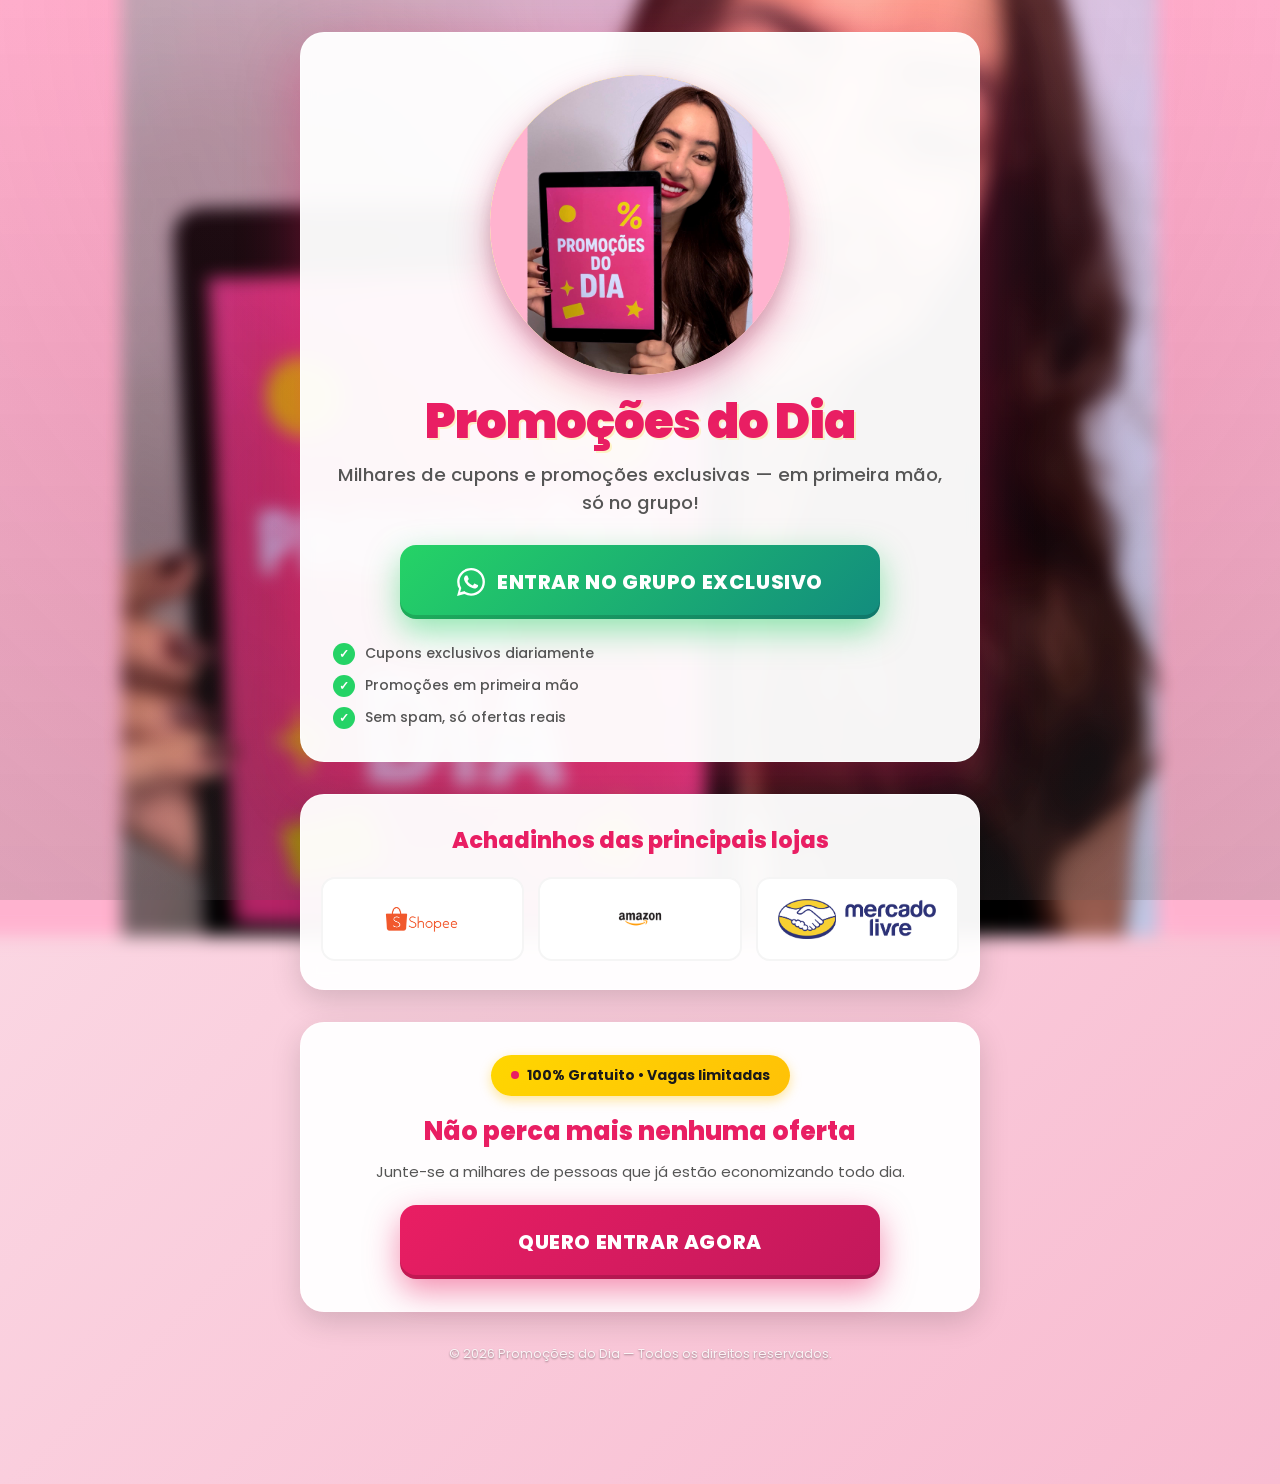
<file: index.html>
<!DOCTYPE html>
<html lang="pt-BR">
<head>
  <meta charset="UTF-8" />
  <meta name="viewport" content="width=device-width, initial-scale=1.0, viewport-fit=cover" />
  <meta name="theme-color" content="#E91E63" />
  <meta name="description" content="Entre no grupo de Promoções do Dia e receba milhares de cupons e ofertas exclusivas em primeira mão." />
  <meta property="og:title" content="Promoções do Dia — Grupo Exclusivo" />
  <meta property="og:description" content="Milhares de cupons e promoções exclusivas — em primeira mão, só no grupo!" />
  <meta property="og:type" content="website" />
  <title>Promoções do Dia — Grupo Exclusivo</title>

  <link rel="preconnect" href="https://fonts.googleapis.com" />
  <link rel="preconnect" href="https://fonts.gstatic.com" crossorigin />
  <link href="https://fonts.googleapis.com/css2?family=Poppins:wght@400;600;700;800;900&display=swap" rel="stylesheet" />

  <link rel="stylesheet" href="styles.css" />
</head>
<body>
  <!-- Fundo desfocado (foto da Aline com o tablet) -->
  <div class="bg-image" aria-hidden="true"></div>
  <div class="bg-overlay" aria-hidden="true"></div>

  <main class="page">
    <header class="hero">
      <div class="hero-photo">
        <img src="assets/aline-hero.jpg" alt="Aline apresentando o grupo Promoções do Dia" loading="eager" fetchpriority="high" />
        <div class="hero-photo-ring" aria-hidden="true"></div>
      </div>

      <h1 id="tituloPrincipal">Promoções do Dia</h1>
      <p id="subtitulo" class="subtitulo">
        Milhares de cupons e promoções exclusivas — em primeira mão, só no grupo!
      </p>

      <a id="ctaPrincipal" class="cta" href="#" target="_blank" rel="noopener">
        <svg class="icon-wa" viewBox="0 0 24 24" fill="currentColor" aria-hidden="true">
          <path d="M.057 24l1.687-6.163a11.867 11.867 0 0 1-1.587-5.946C.16 5.335 5.495 0 12.05 0a11.81 11.81 0 0 1 8.412 3.488 11.82 11.82 0 0 1 3.48 8.414c-.003 6.557-5.338 11.892-11.893 11.892a11.9 11.9 0 0 1-5.688-1.448L.057 24zm6.597-3.807c1.676.995 3.276 1.591 5.392 1.592 5.448 0 9.886-4.434 9.889-9.885.002-5.462-4.415-9.89-9.881-9.892-5.452 0-9.887 4.434-9.889 9.884a9.86 9.86 0 0 0 1.51 5.26l-.999 3.648 3.978-1.027zm11.387-5.464c-.074-.124-.272-.198-.57-.347-.297-.149-1.758-.868-2.031-.967-.272-.099-.47-.149-.669.149-.198.297-.768.967-.941 1.165-.173.198-.347.223-.644.074-.297-.149-1.255-.462-2.39-1.475-.883-.788-1.48-1.761-1.653-2.059-.173-.297-.018-.458.13-.606.134-.133.297-.347.446-.521.151-.172.2-.296.3-.495.099-.198.05-.372-.025-.521-.075-.148-.669-1.611-.916-2.206-.242-.579-.487-.501-.669-.51l-.57-.01c-.198 0-.52.074-.792.372s-1.04 1.016-1.04 2.479 1.065 2.876 1.213 3.074c.149.198 2.095 3.2 5.076 4.487.709.306 1.263.489 1.694.626.712.226 1.36.194 1.872.118.571-.085 1.758-.719 2.006-1.413.247-.694.247-1.289.173-1.413z"/>
        </svg>
        <span id="ctaTexto">ENTRAR NO GRUPO EXCLUSIVO</span>
      </a>

      <div class="benefits">
        <div class="benefit"><span class="check">✓</span> Cupons exclusivos diariamente</div>
        <div class="benefit"><span class="check">✓</span> Promoções em primeira mão</div>
        <div class="benefit"><span class="check">✓</span> Sem spam, só ofertas reais</div>
      </div>
    </header>

    <section class="marketplaces-section">
      <h2 class="section-title">Achadinhos das principais lojas</h2>
      <div id="marketplaces" class="marketplaces"></div>
    </section>

    <section class="cta-bottom">
      <div class="badge badge-center">
        <span class="dot"></span>
        <span id="seloTexto">100% Gratuito • Vagas limitadas</span>
      </div>
      <h2 class="cta-bottom-title">Não perca mais nenhuma oferta</h2>
      <p class="cta-bottom-text">Junte-se a milhares de pessoas que já estão economizando todo dia.</p>
      <a id="ctaSecundario" class="cta cta-secondary" href="#" target="_blank" rel="noopener">
        QUERO ENTRAR AGORA
      </a>
    </section>

    <footer class="footer">
      <p id="rodapeTexto">© 2026 Promoções do Dia — Todos os direitos reservados.</p>
    </footer>
  </main>

  <!-- Pop-up de notificação social -->
  <div id="popup" class="popup" role="status" aria-live="polite">
    <div class="popup-icon">
      <svg viewBox="0 0 24 24" fill="none" aria-hidden="true">
        <circle cx="12" cy="12" r="11" fill="#25D366"/>
        <path d="M7 12.5l3 3 7-7" stroke="white" stroke-width="2.5" stroke-linecap="round" stroke-linejoin="round"/>
      </svg>
    </div>
    <div class="popup-text">
      <strong id="popupNome">Rafael</strong>
      <span>acabou de entrar no grupo</span>
      <small id="popupTempo">há instantes</small>
    </div>
  </div>

  <!-- Botão flutuante (mobile) -->
  <a id="ctaFlutuante" class="cta-float" href="#" target="_blank" rel="noopener" aria-label="Entrar no grupo">
    <svg viewBox="0 0 24 24" fill="currentColor" aria-hidden="true">
      <path d="M.057 24l1.687-6.163a11.867 11.867 0 0 1-1.587-5.946C.16 5.335 5.495 0 12.05 0a11.81 11.81 0 0 1 8.412 3.488 11.82 11.82 0 0 1 3.48 8.414c-.003 6.557-5.338 11.892-11.893 11.892a11.9 11.9 0 0 1-5.688-1.448L.057 24zm6.597-3.807c1.676.995 3.276 1.591 5.392 1.592 5.448 0 9.886-4.434 9.889-9.885.002-5.462-4.415-9.89-9.881-9.892-5.452 0-9.887 4.434-9.889 9.884a9.86 9.86 0 0 0 1.51 5.26l-.999 3.648 3.978-1.027zm11.387-5.464c-.074-.124-.272-.198-.57-.347-.297-.149-1.758-.868-2.031-.967-.272-.099-.47-.149-.669.149-.198.297-.768.967-.941 1.165-.173.198-.347.223-.644.074-.297-.149-1.255-.462-2.39-1.475-.883-.788-1.48-1.761-1.653-2.059-.173-.297-.018-.458.13-.606.134-.133.297-.347.446-.521.151-.172.2-.296.3-.495.099-.198.05-.372-.025-.521-.075-.148-.669-1.611-.916-2.206-.242-.579-.487-.501-.669-.51l-.57-.01c-.198 0-.52.074-.792.372s-1.04 1.016-1.04 2.479 1.065 2.876 1.213 3.074c.149.198 2.095 3.2 5.076 4.487.709.306 1.263.489 1.694.626.712.226 1.36.194 1.872.118.571-.085 1.758-.719 2.006-1.413.247-.694.247-1.289.173-1.413z"/>
    </svg>
  </a>

  <script src="config.js"></script>
  <script src="script.js"></script>
</body>
</html>
</file>
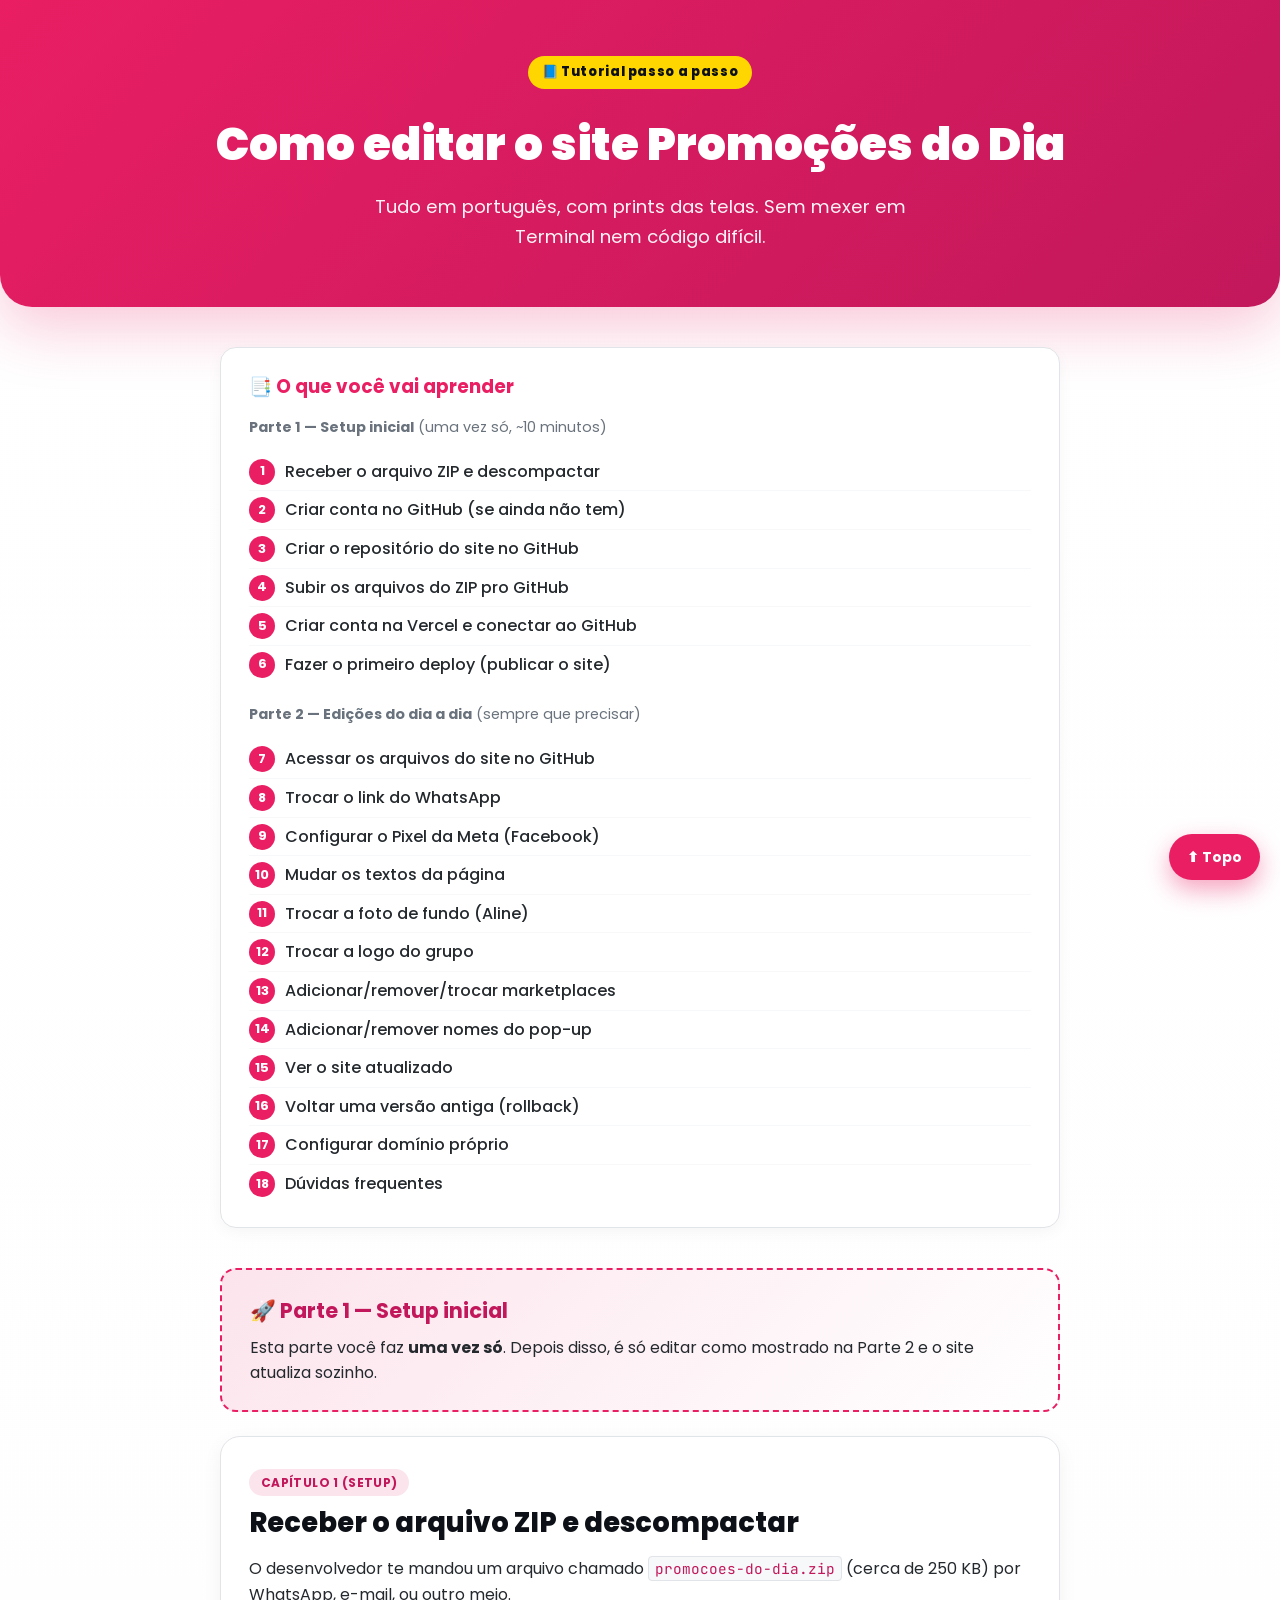
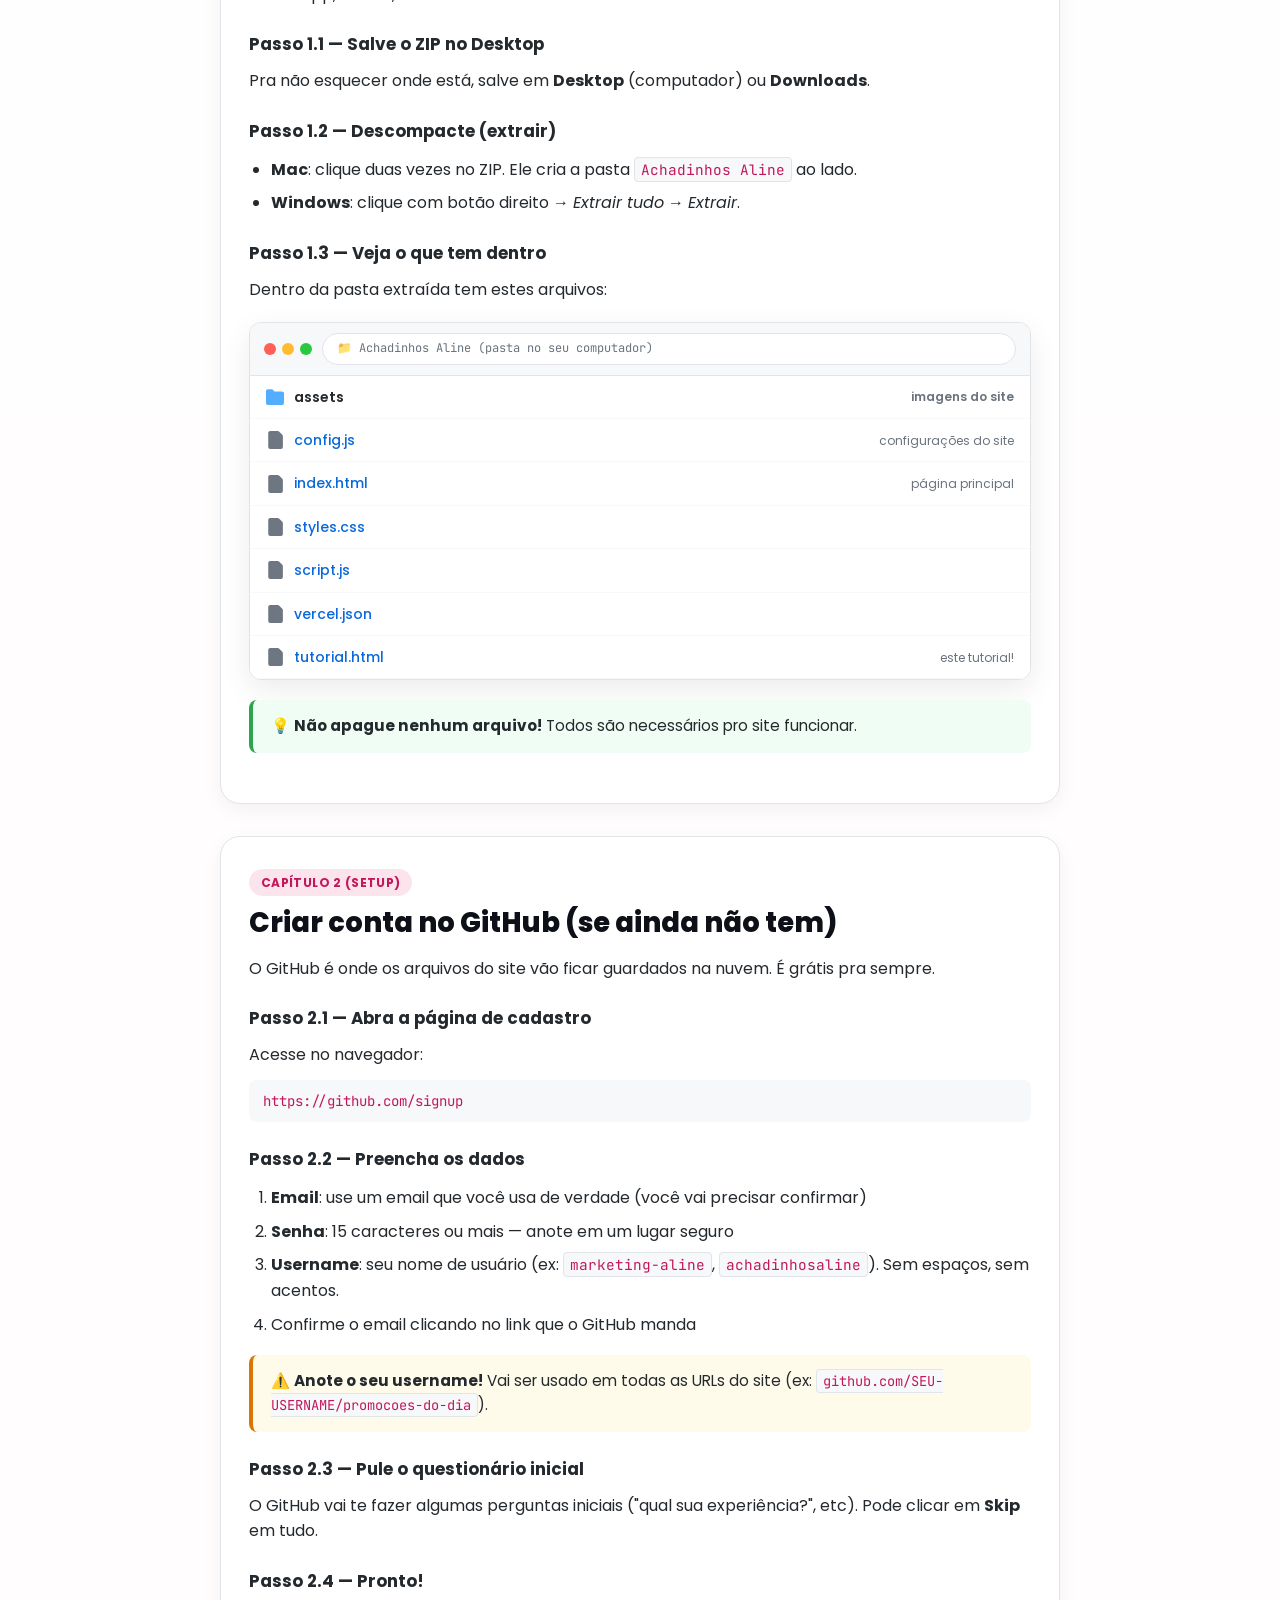
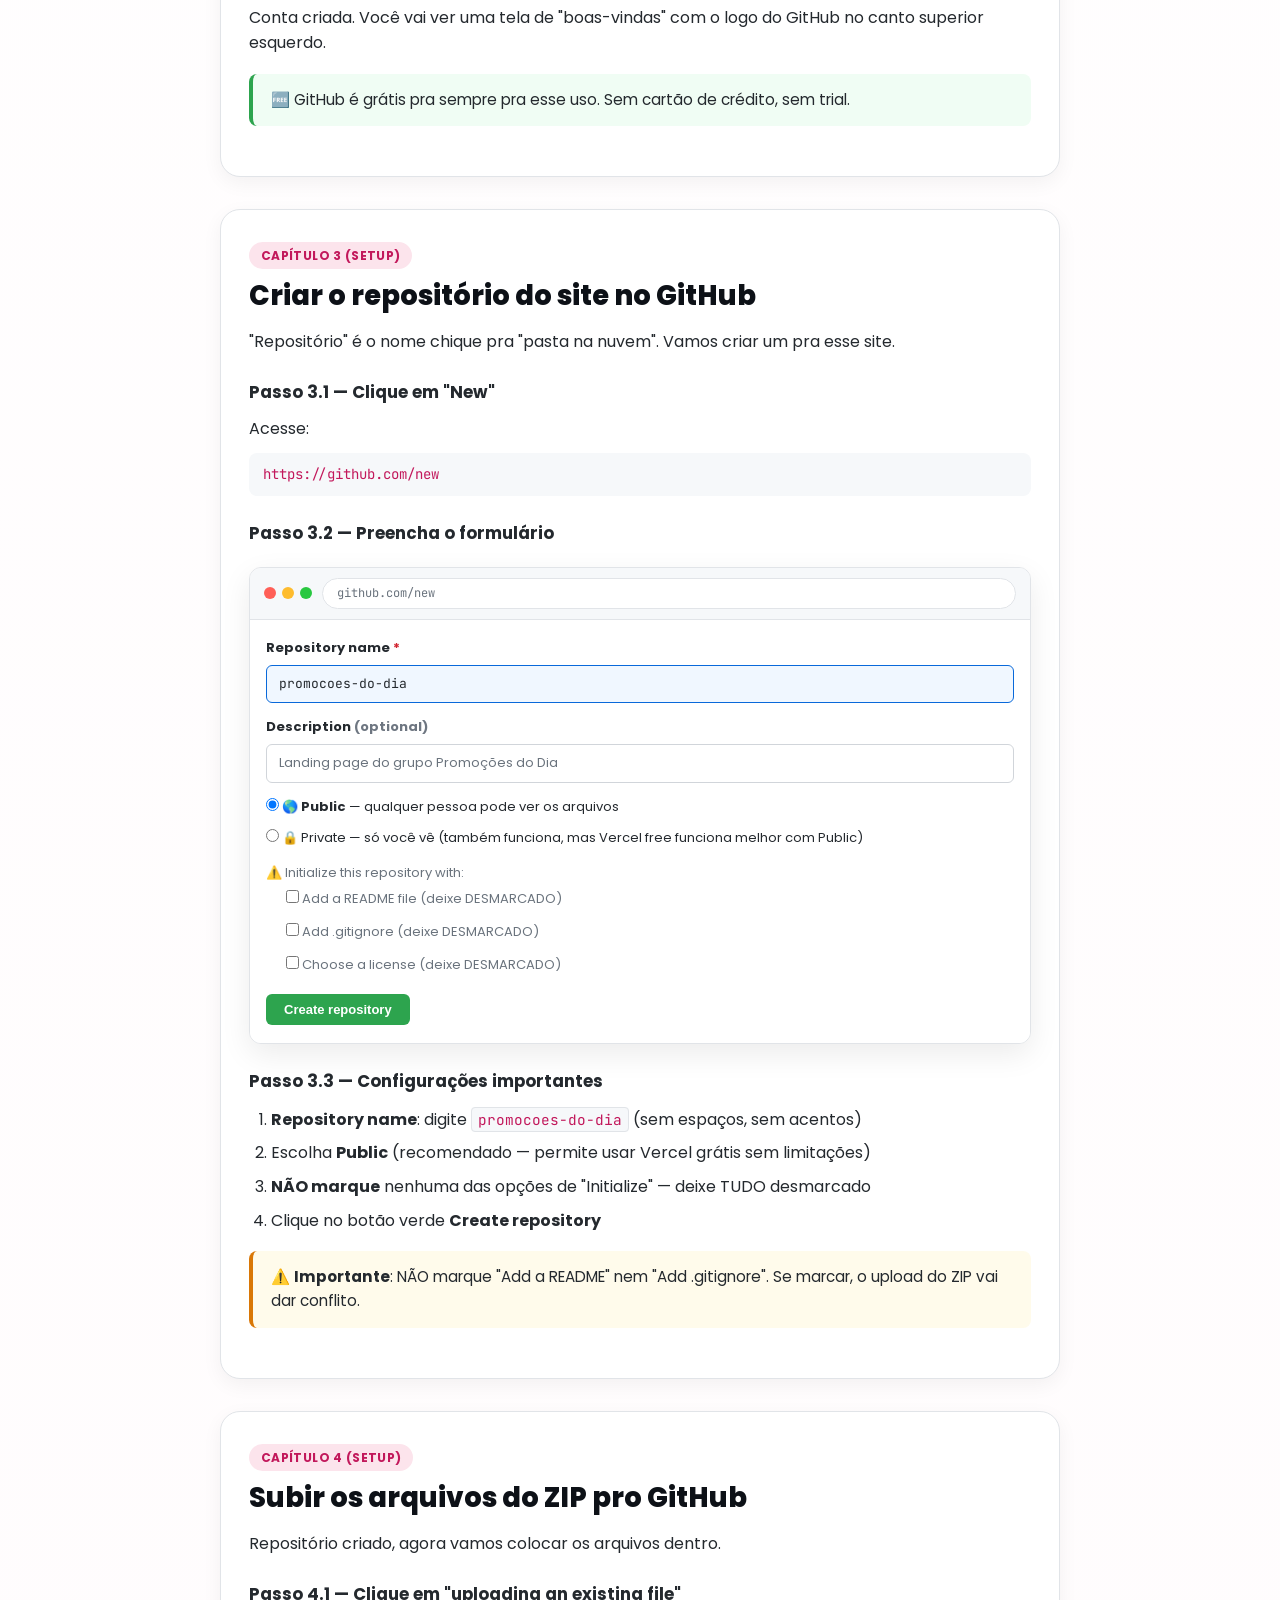
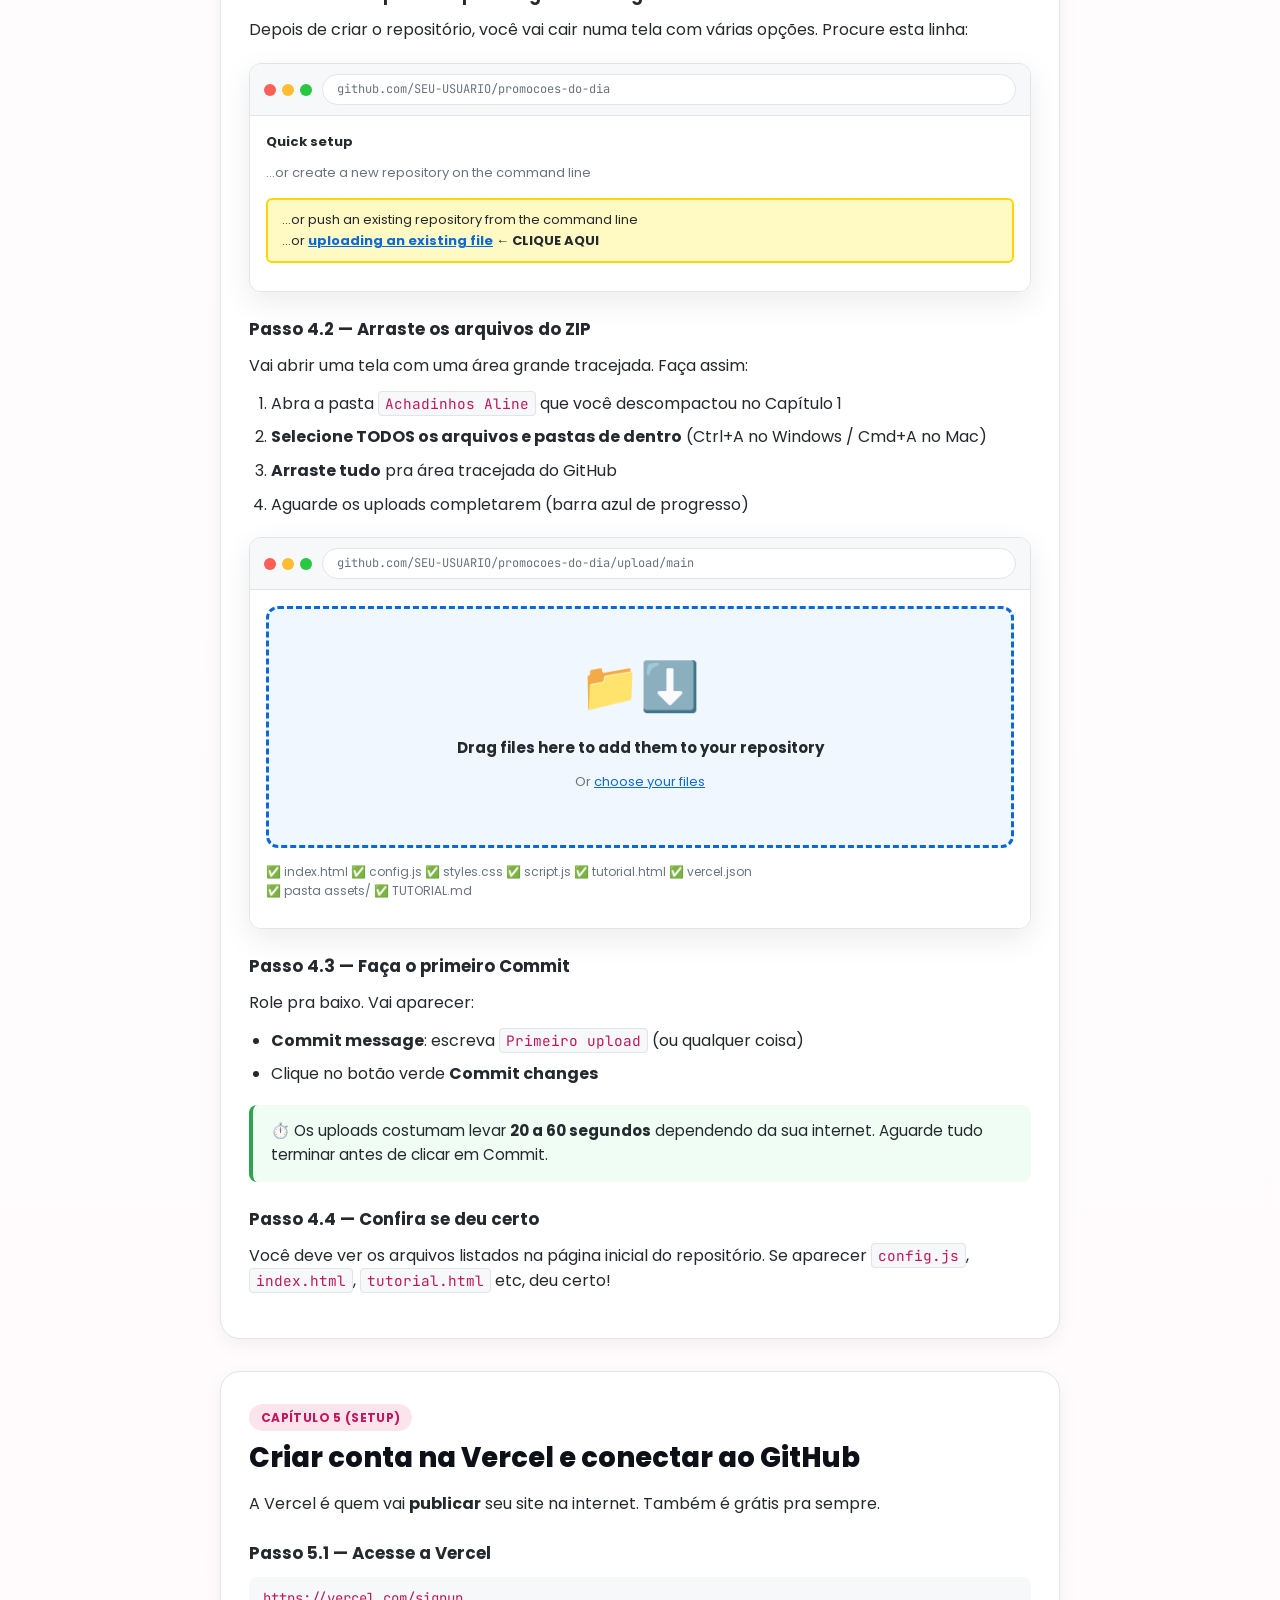
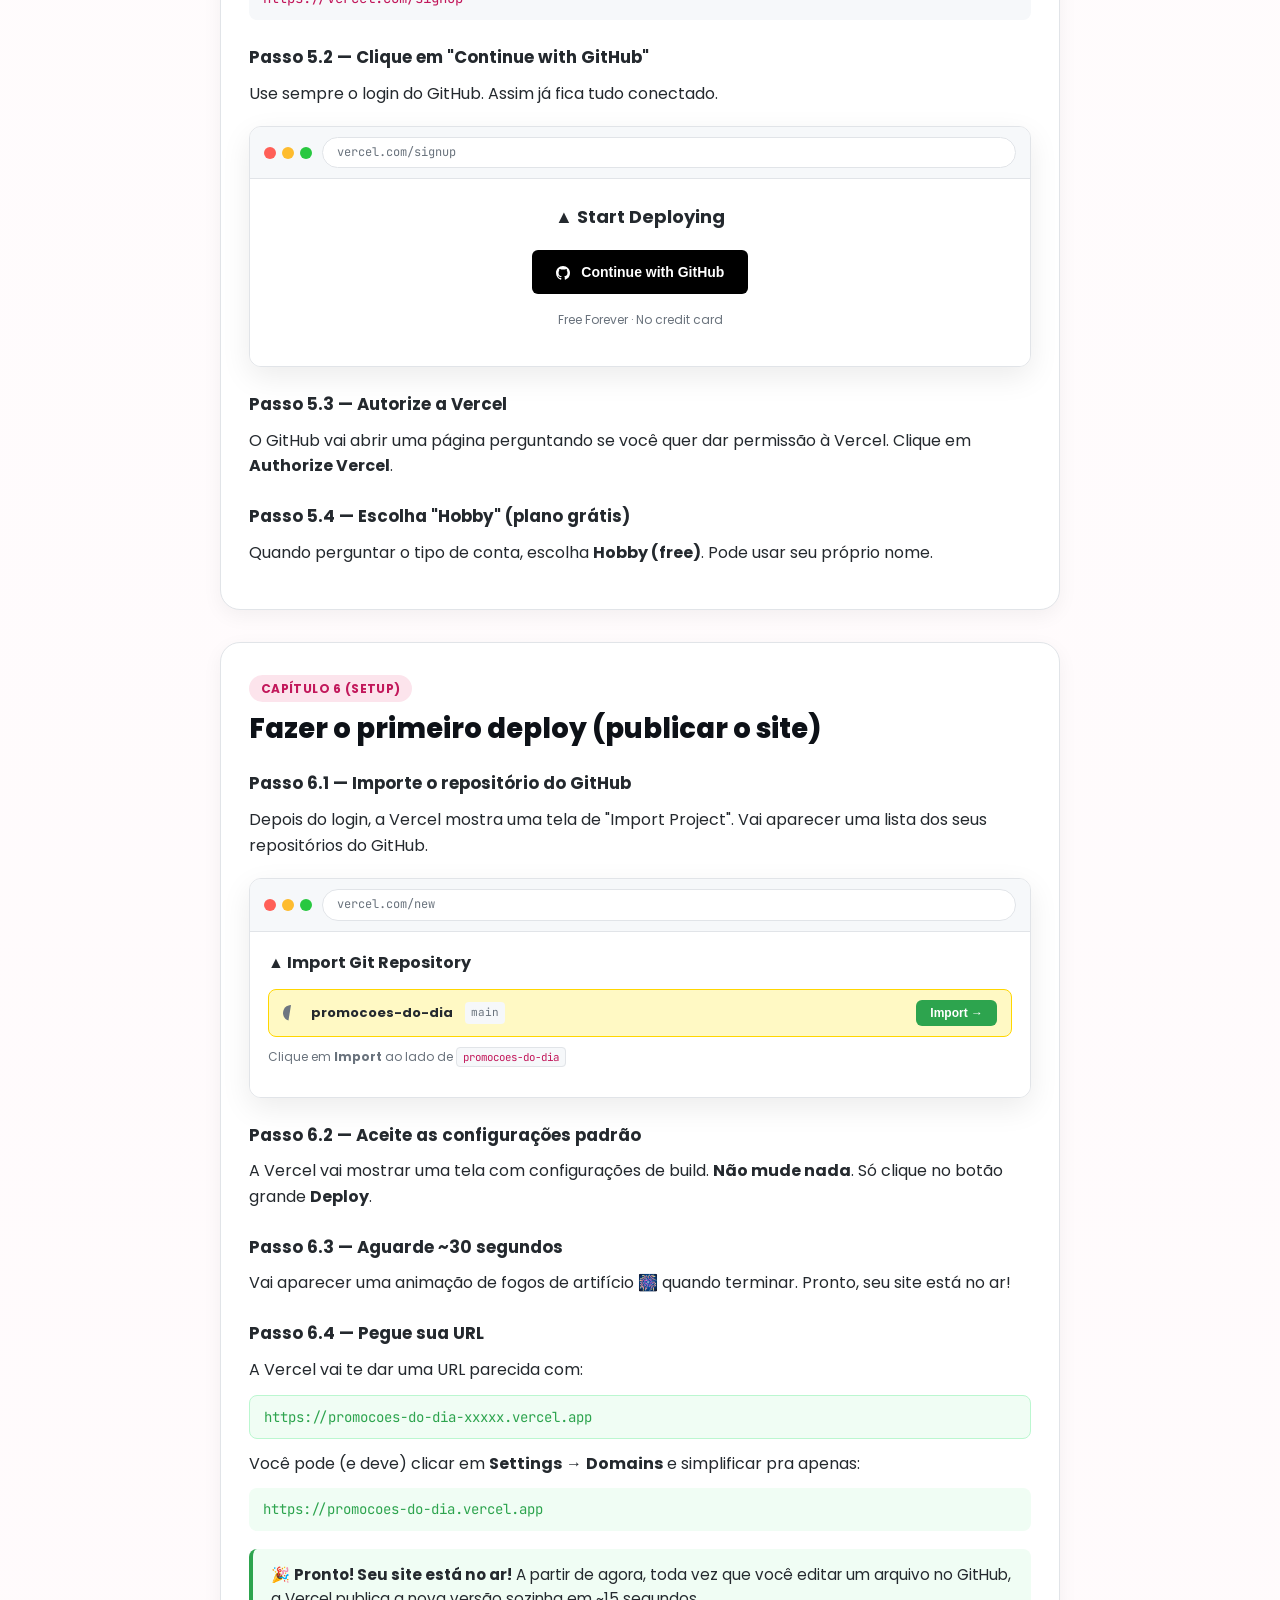
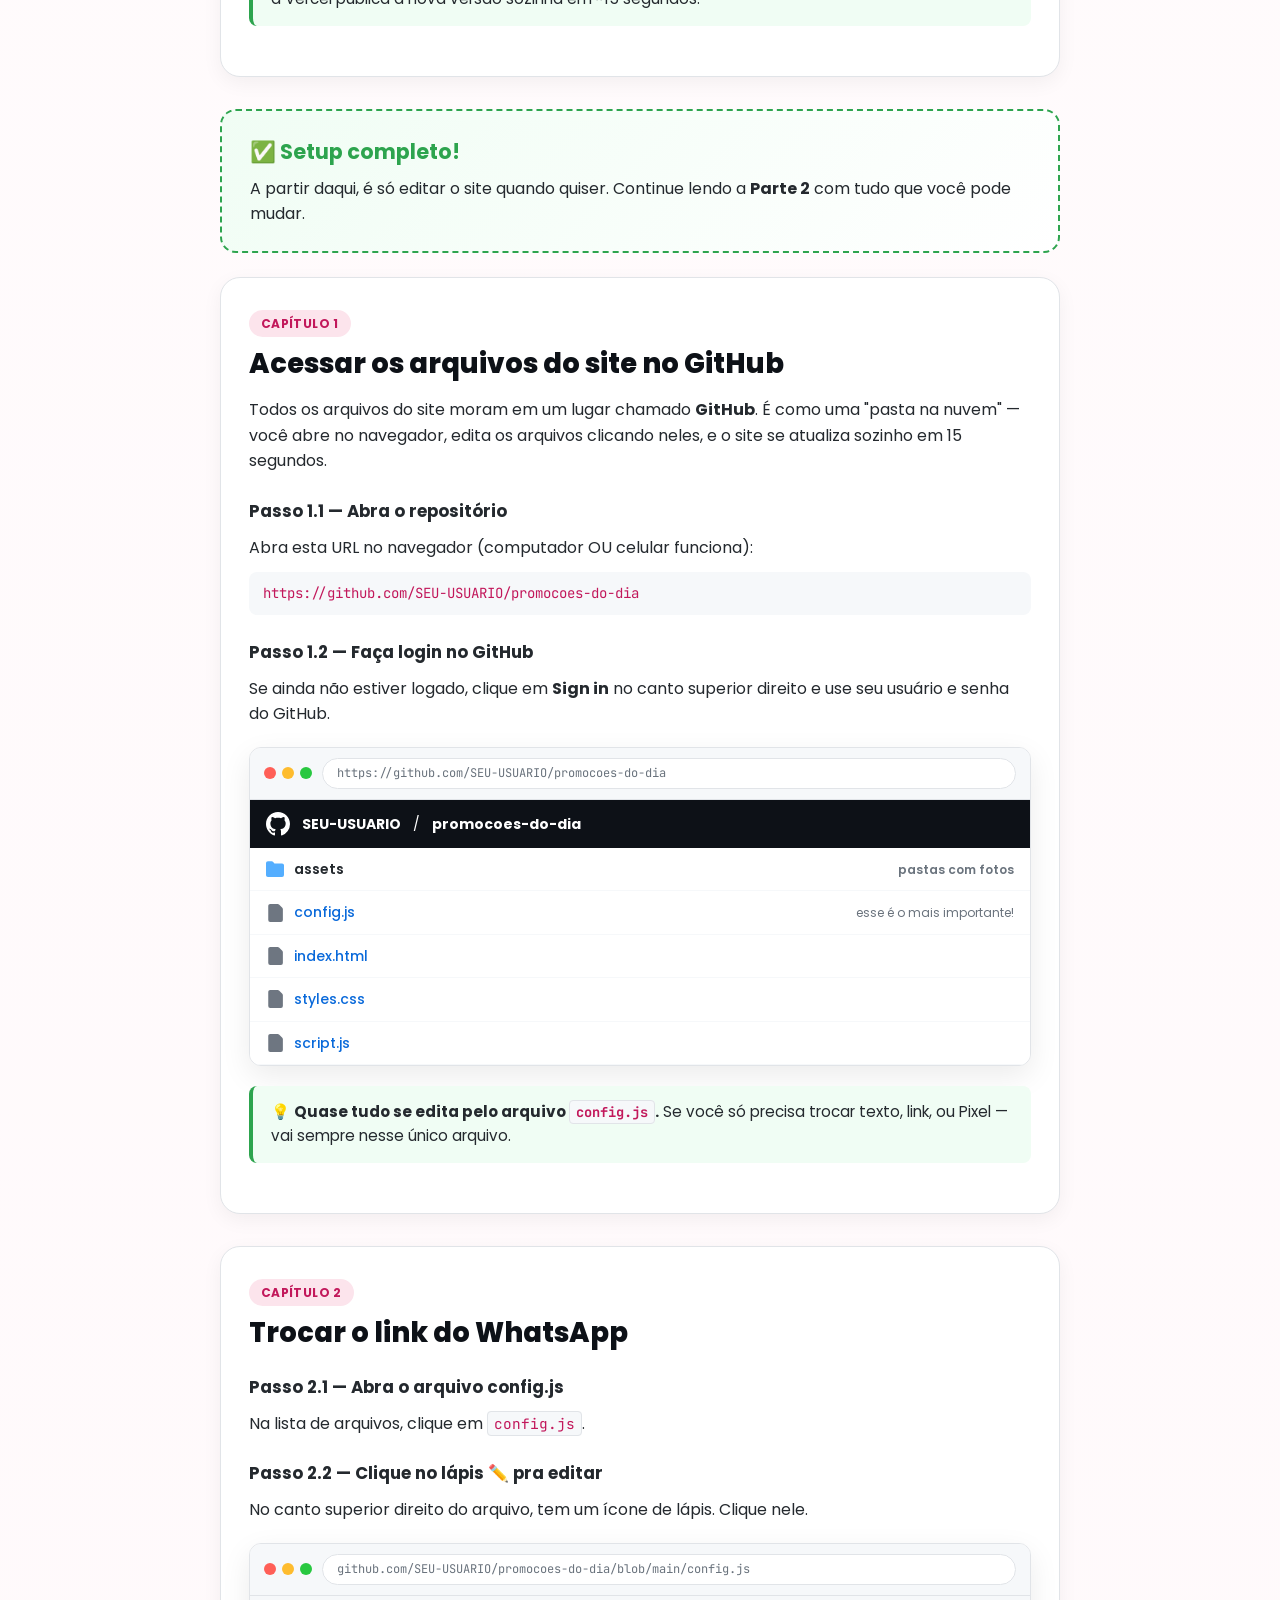
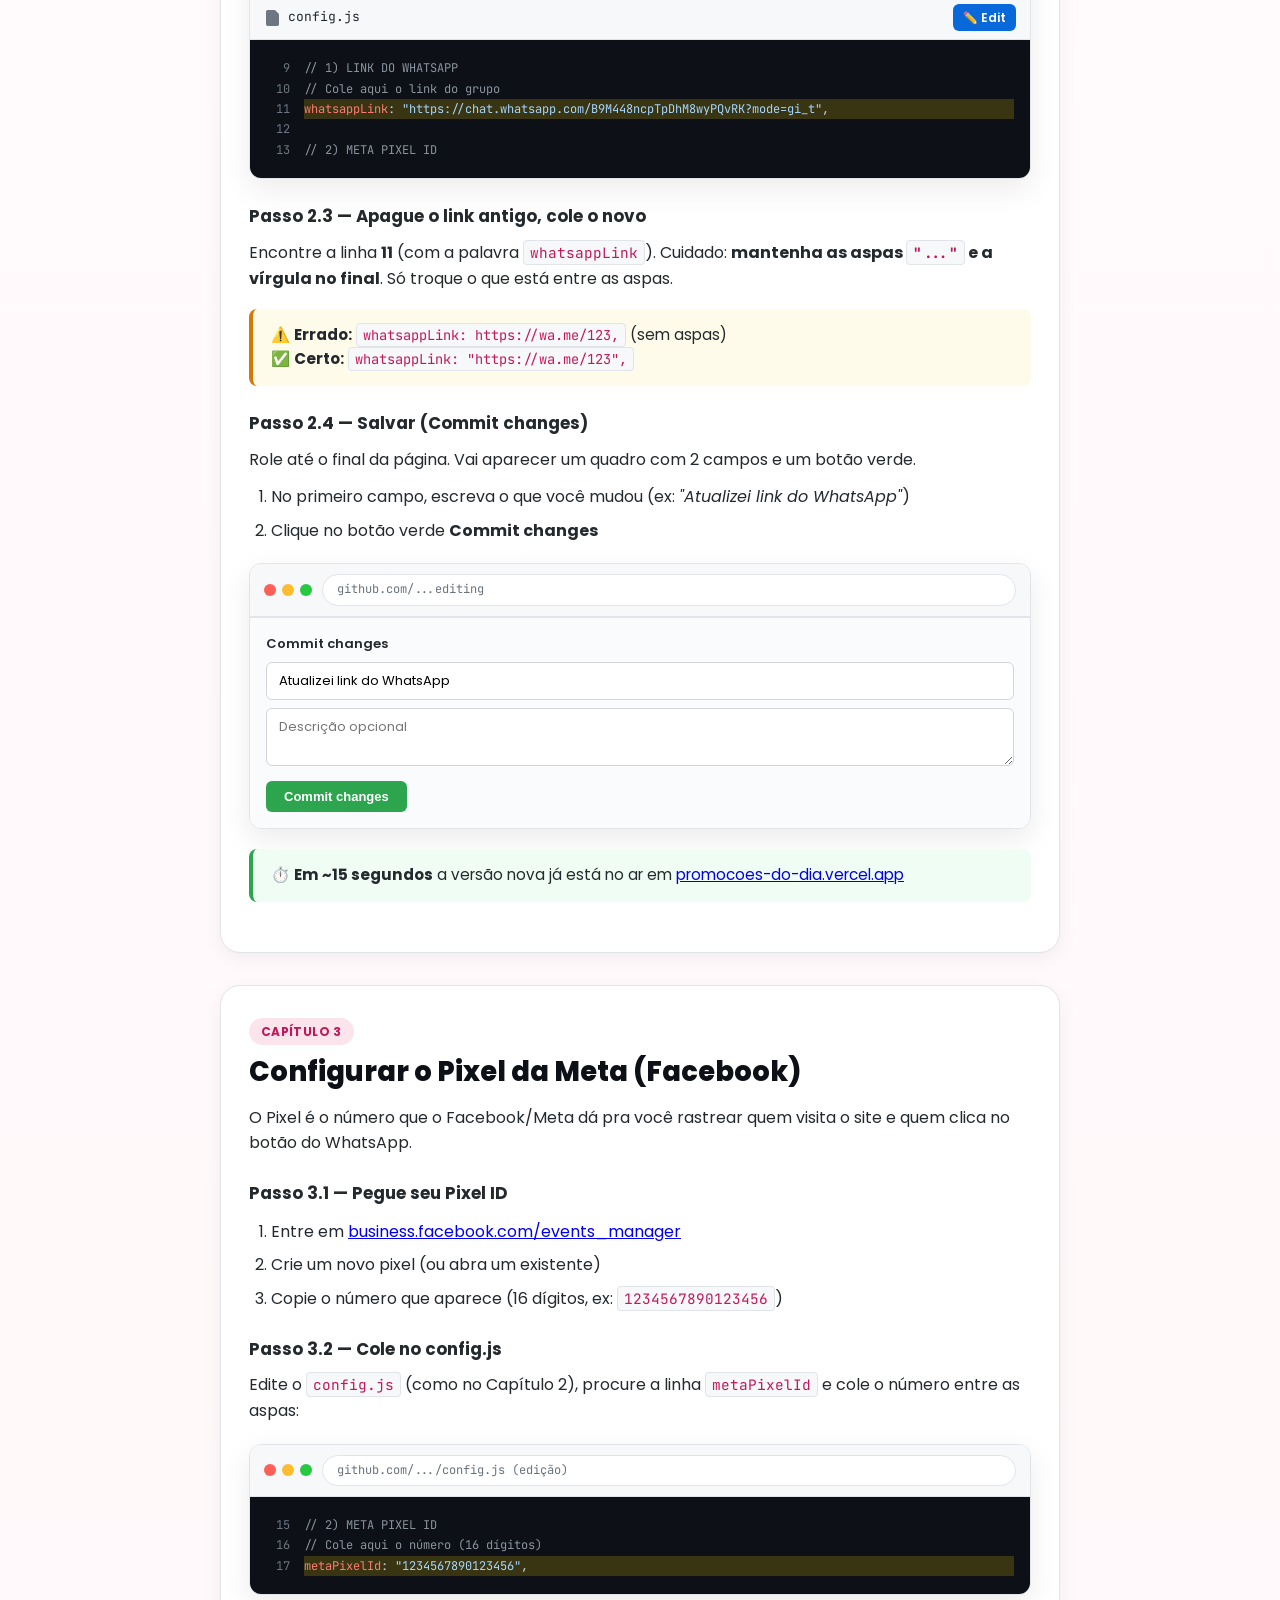
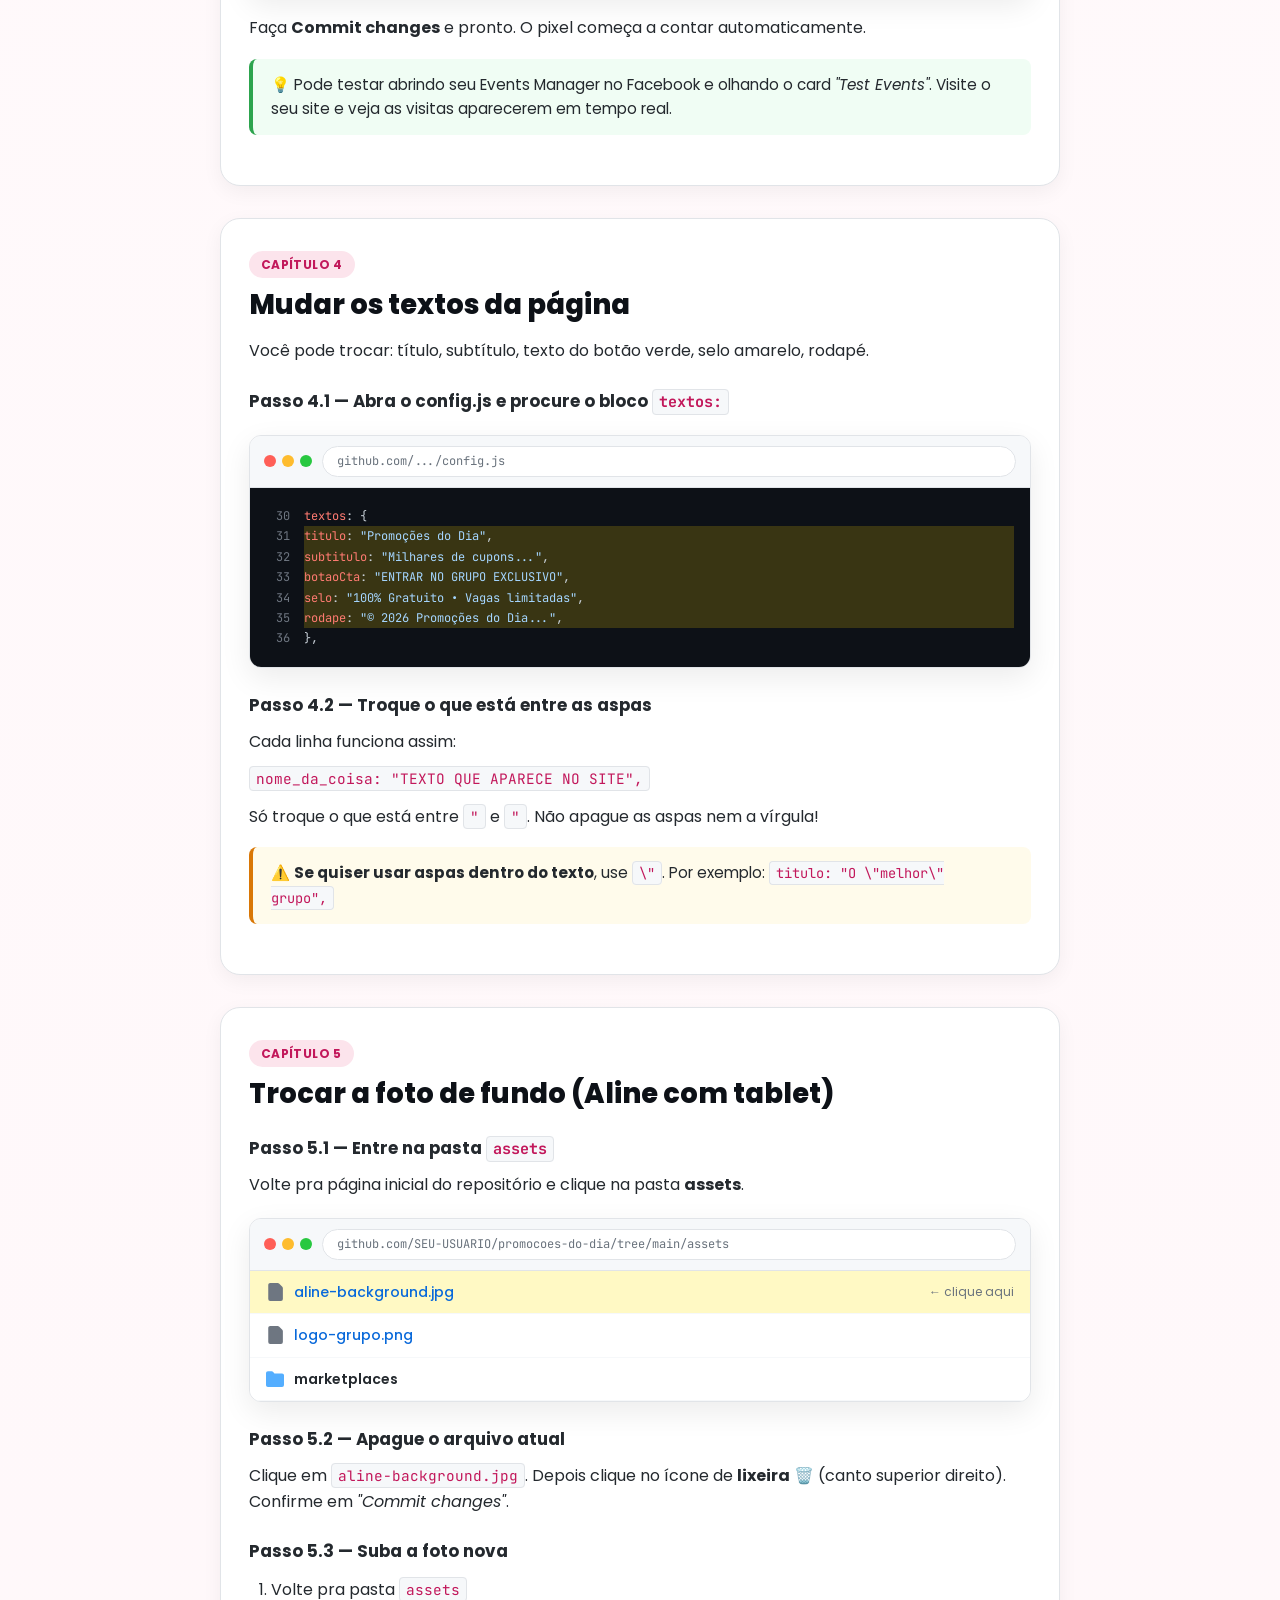
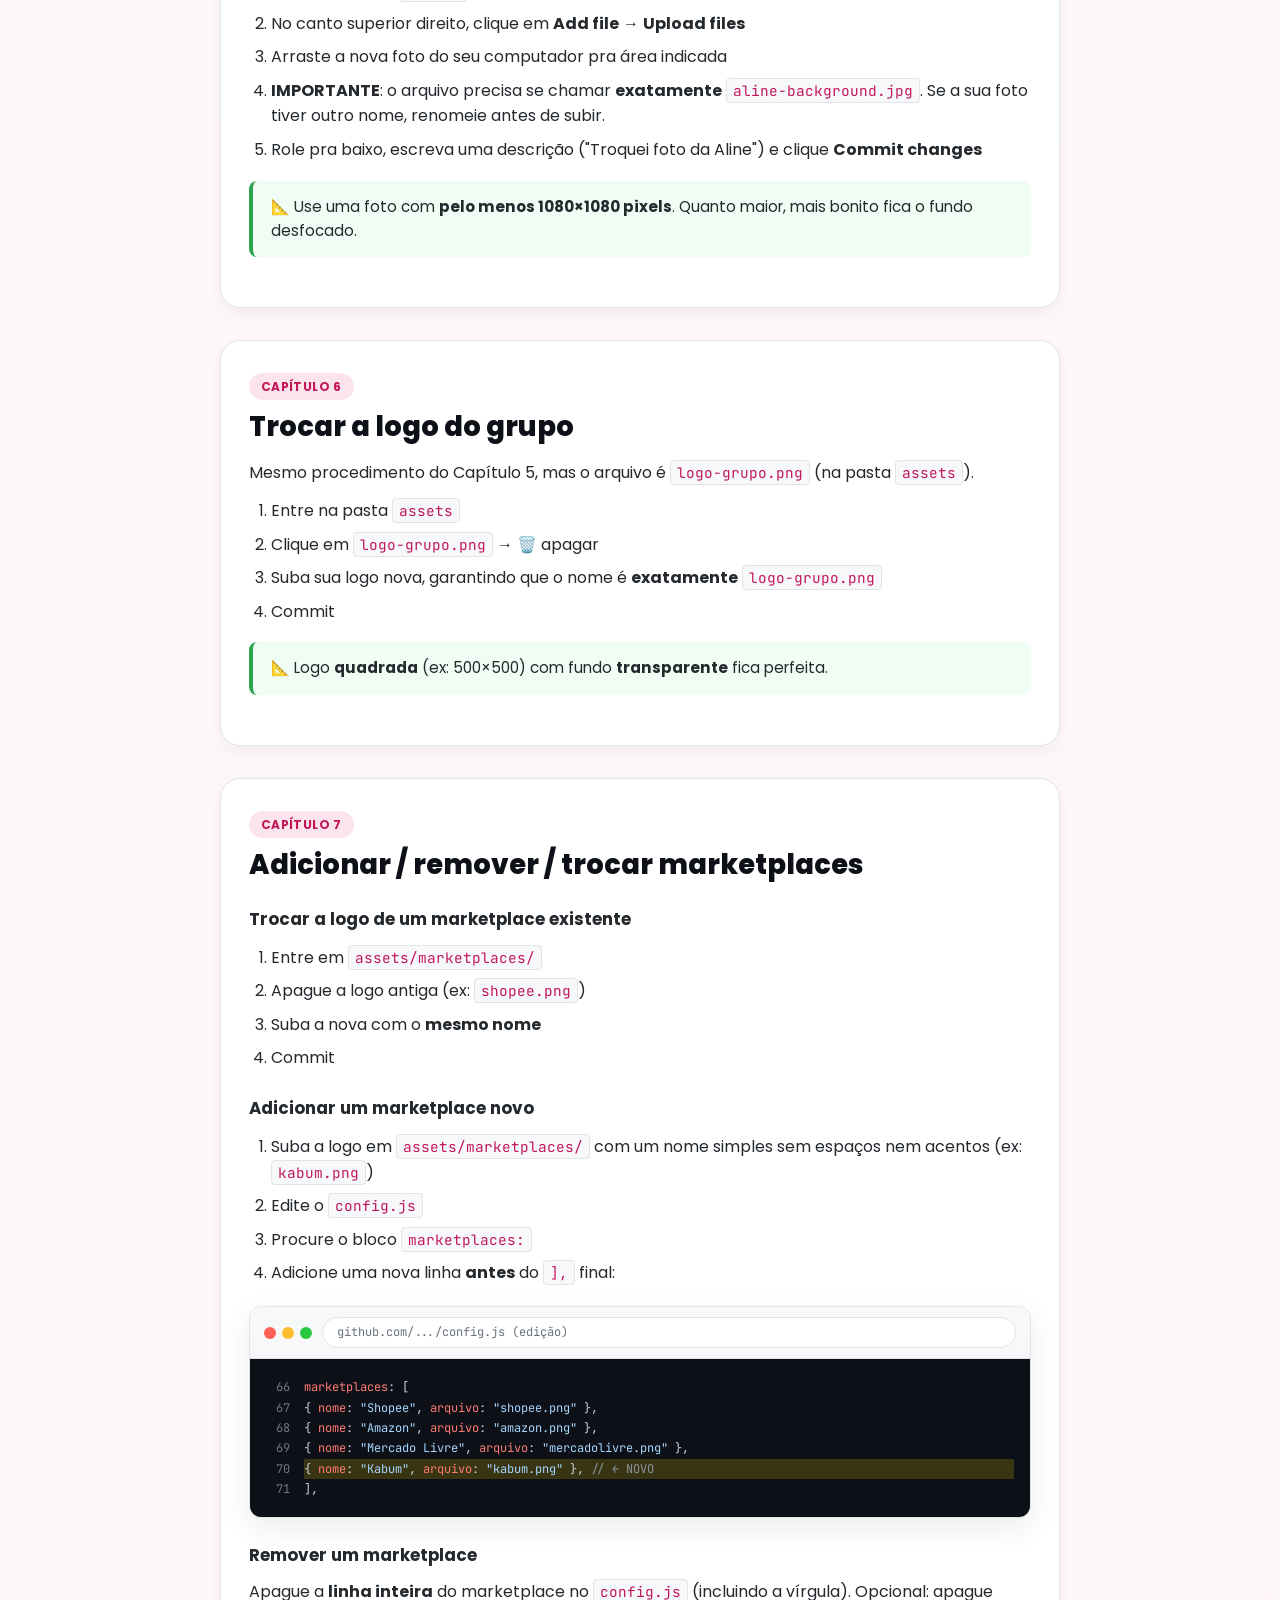
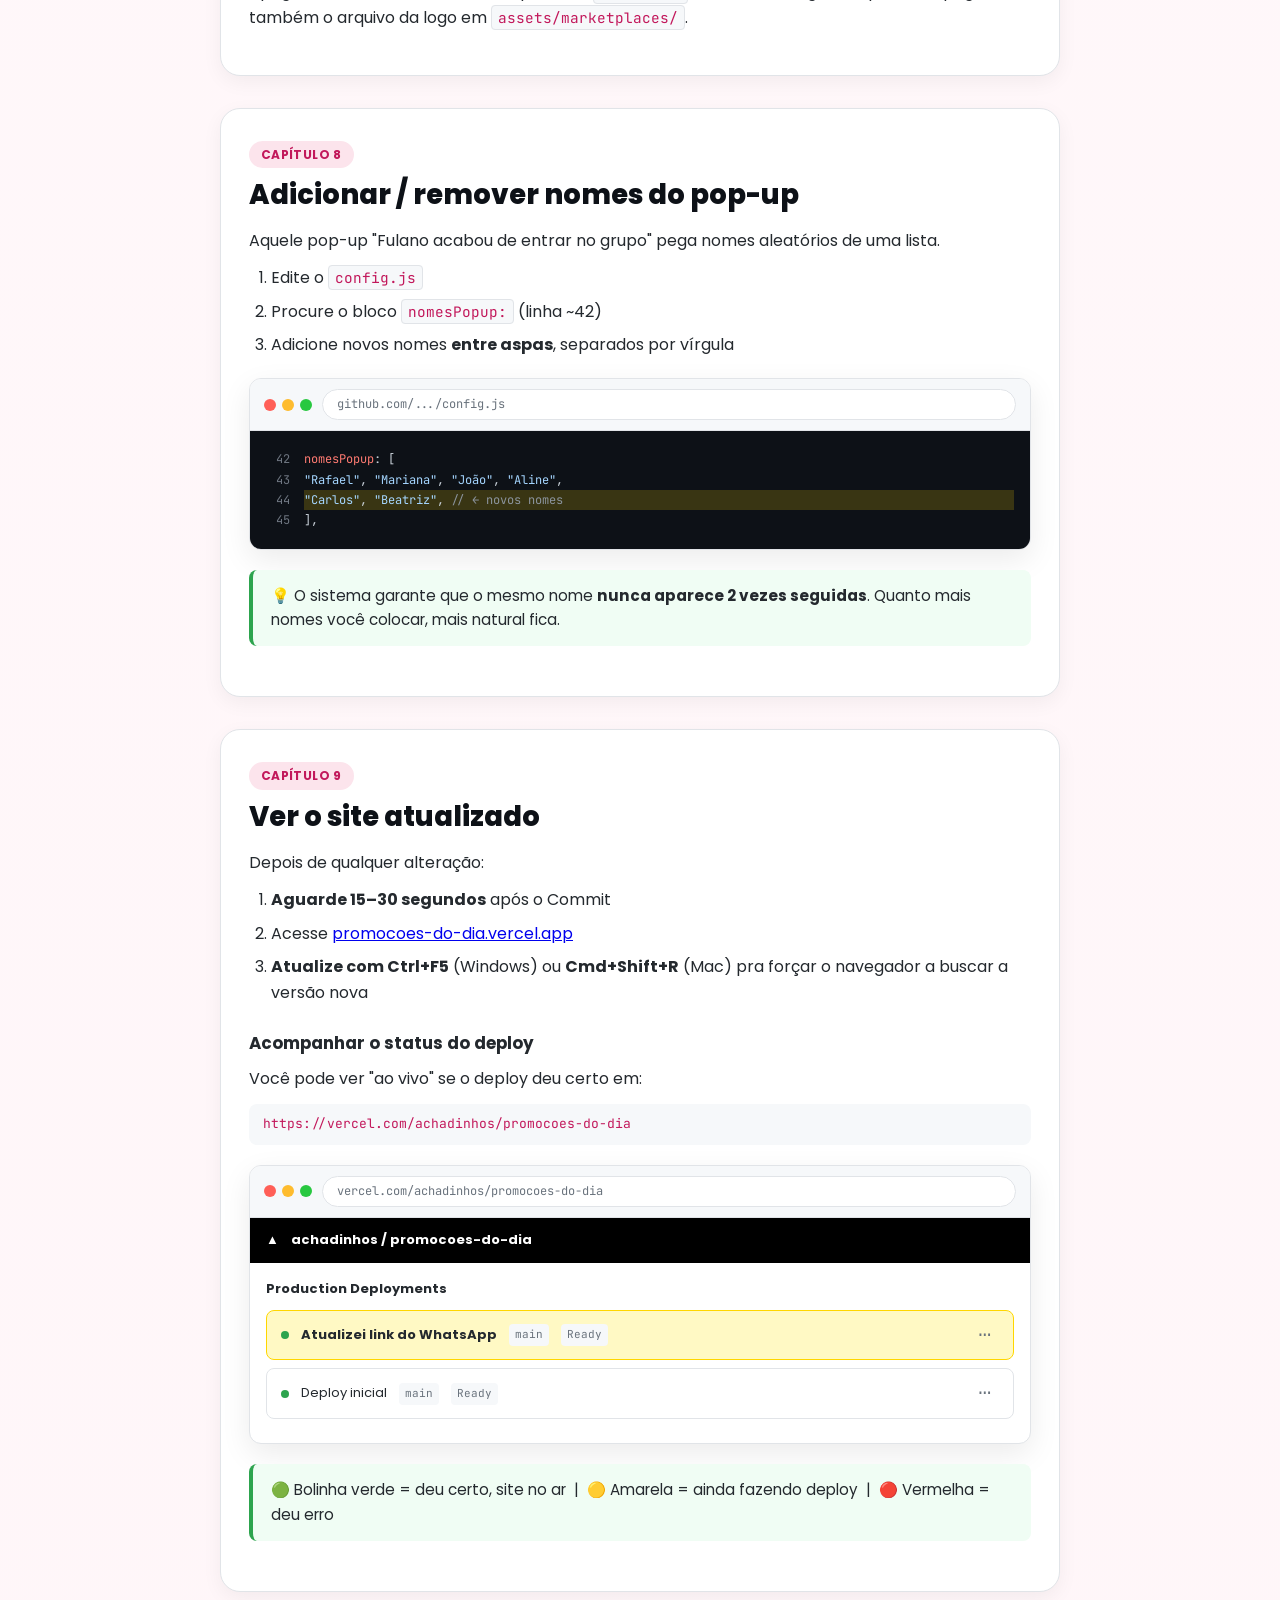
<file: tutorial.html>
<!DOCTYPE html>
<html lang="pt-BR">
<head>
<meta charset="UTF-8" />
<meta name="viewport" content="width=device-width, initial-scale=1.0" />
<title>Tutorial — Como editar o site Promoções do Dia</title>
<meta name="description" content="Tutorial visual passo a passo pra editar o site Promoções do Dia. Trocar imagens, textos, link do WhatsApp, Pixel da Meta e mais." />
<link rel="preconnect" href="https://fonts.googleapis.com" />
<link rel="preconnect" href="https://fonts.gstatic.com" crossorigin />
<link href="https://fonts.googleapis.com/css2?family=Poppins:wght@400;600;700;800;900&family=JetBrains+Mono:wght@400;600&display=swap" rel="stylesheet" />
<style>
  :root {
    --pink: #E91E63;
    --pink-d: #C2185B;
    --pink-l: #FCE4EC;
    --yellow: #FFD600;
    --green: #25D366;
    --gray-50: #FAFBFC;
    --gray-100: #F6F8FA;
    --gray-200: #E1E4E8;
    --gray-300: #D1D5DA;
    --gray-500: #6A737D;
    --gray-700: #24292E;
    --gray-900: #0D1117;
    --gh-blue: #0969DA;
    --gh-green: #2DA44E;
    --vc-black: #000;
  }
  * { box-sizing: border-box; margin: 0; padding: 0; }
  html { scroll-behavior: smooth; }
  body {
    font-family: 'Poppins', -apple-system, sans-serif;
    color: var(--gray-700);
    background: linear-gradient(180deg, #FFF 0%, #FFF5F8 100%);
    line-height: 1.6;
    -webkit-font-smoothing: antialiased;
  }
  code, .mono { font-family: 'JetBrains Mono', monospace; }

  /* HEADER */
  .hero {
    background: linear-gradient(135deg, var(--pink) 0%, var(--pink-d) 100%);
    color: white;
    padding: 56px 24px;
    text-align: center;
    border-radius: 0 0 32px 32px;
    box-shadow: 0 20px 60px rgba(233,30,99,.25);
  }
  .hero h1 { font-size: clamp(1.8rem, 5vw, 2.8rem); font-weight: 900; margin-bottom: 12px; }
  .hero p { font-size: clamp(1rem, 2.5vw, 1.15rem); opacity: .95; max-width: 600px; margin: 0 auto; }
  .hero .badge {
    display: inline-block; background: var(--yellow); color: var(--gray-900);
    padding: 6px 14px; border-radius: 100px; font-size: 13px; font-weight: 800;
    margin-bottom: 20px; letter-spacing: .05em;
  }

  /* WRAPPER */
  .wrap { max-width: 880px; margin: 0 auto; padding: 40px 20px 80px; }

  /* SUMMARY TOC */
  .toc {
    background: white; border: 1px solid var(--gray-200); border-radius: 16px;
    padding: 24px 28px; margin-bottom: 40px; box-shadow: 0 4px 16px rgba(0,0,0,.04);
  }
  .toc h2 { color: var(--pink); font-size: 1.15rem; margin-bottom: 14px; }
  .toc ol { list-style: none; counter-reset: step; }
  .toc ol li {
    counter-increment: step; padding: 6px 0 6px 36px; position: relative;
    border-bottom: 1px solid var(--gray-100);
  }
  .toc ol li:last-child { border-bottom: none; }
  .toc ol li::before {
    content: counter(step); position: absolute; left: 0; top: 6px;
    width: 26px; height: 26px; background: var(--pink); color: white;
    border-radius: 50%; display: flex; align-items: center; justify-content: center;
    font-weight: 700; font-size: 13px;
  }
  .toc a { color: var(--gray-700); text-decoration: none; font-weight: 500; }
  .toc a:hover { color: var(--pink); }

  /* STEPS */
  .step {
    background: white; border: 1px solid var(--gray-200); border-radius: 20px;
    padding: 32px 28px; margin-bottom: 32px; box-shadow: 0 6px 20px rgba(0,0,0,.05);
    scroll-margin-top: 20px;
  }
  .step-tag {
    display: inline-block; background: var(--pink-l); color: var(--pink-d);
    padding: 4px 12px; border-radius: 100px; font-size: 12px; font-weight: 700;
    margin-bottom: 10px; letter-spacing: .03em; text-transform: uppercase;
  }
  .step h2 {
    color: var(--gray-900); font-size: clamp(1.3rem, 3.5vw, 1.7rem);
    font-weight: 800; margin-bottom: 16px; line-height: 1.25;
  }
  .step h3 { color: var(--gray-700); font-size: 1.05rem; margin: 24px 0 10px; font-weight: 700; }
  .step p { margin-bottom: 12px; }
  .step ol, .step ul { margin: 12px 0 16px 22px; }
  .step li { margin-bottom: 8px; }
  .step code {
    background: var(--gray-100); padding: 2px 6px; border-radius: 4px;
    font-size: .9em; color: var(--pink-d); border: 1px solid var(--gray-200);
  }

  /* TIPS */
  .tip, .warn, .info {
    border-left: 4px solid var(--gh-blue);
    background: #F0F7FF; padding: 14px 18px; border-radius: 8px;
    margin: 18px 0; font-size: .95rem;
  }
  .warn { border-left-color: #D97706; background: #FFFBEB; }
  .tip { border-left-color: var(--gh-green); background: #F0FDF4; }

  /* BROWSER MOCK */
  .browser {
    background: white; border-radius: 12px; overflow: hidden;
    border: 1px solid var(--gray-200); box-shadow: 0 10px 30px rgba(0,0,0,.08);
    margin: 20px 0; font-size: 13px;
  }
  .browser-bar {
    background: var(--gray-100); padding: 10px 14px; display: flex; align-items: center; gap: 10px;
    border-bottom: 1px solid var(--gray-200);
  }
  .browser-dots { display: flex; gap: 6px; }
  .browser-dots span {
    width: 12px; height: 12px; border-radius: 50%; background: var(--gray-300);
  }
  .browser-dots span:nth-child(1) { background: #FF5F57; }
  .browser-dots span:nth-child(2) { background: #FEBC2E; }
  .browser-dots span:nth-child(3) { background: #28C840; }
  .browser-url {
    flex: 1; background: white; border: 1px solid var(--gray-200); border-radius: 100px;
    padding: 5px 14px; font-family: 'JetBrains Mono', monospace; font-size: 12px; color: var(--gray-500);
  }
  .browser-body { padding: 0; background: white; }

  /* GITHUB UI MOCK */
  .gh-header {
    background: var(--gray-900); color: white; padding: 12px 16px;
    display: flex; align-items: center; gap: 12px; font-size: 14px;
  }
  .gh-header svg { width: 24px; height: 24px; }
  .gh-repo {
    padding: 16px; background: white; border-bottom: 1px solid var(--gray-200);
  }
  .gh-breadcrumb { font-size: 18px; font-weight: 600; }
  .gh-breadcrumb a { color: var(--gh-blue); text-decoration: none; }
  .gh-breadcrumb a:hover { text-decoration: underline; }
  .gh-files {
    background: white; padding: 0; font-size: 14px;
  }
  .gh-file {
    padding: 10px 16px; border-bottom: 1px solid var(--gray-100); display: flex; align-items: center; gap: 10px;
    cursor: pointer;
  }
  .gh-file:hover { background: var(--gray-50); }
  .gh-file.highlight { background: #FFF9C4; }
  .gh-file-icon { width: 18px; height: 18px; flex-shrink: 0; }
  .gh-file-name { color: var(--gh-blue); font-weight: 500; }
  .gh-file-folder { font-weight: 600; }
  .gh-file-size { margin-left: auto; color: var(--gray-500); font-size: 12px; }

  /* GITHUB EDIT VIEW */
  .gh-edit-toolbar {
    background: var(--gray-100); padding: 8px 14px; border-bottom: 1px solid var(--gray-200);
    display: flex; align-items: center; gap: 8px; font-size: 13px;
  }
  .gh-edit-toolbar .filename { font-family: 'JetBrains Mono', monospace; color: var(--gray-700); }
  .gh-edit-toolbar .pencil {
    background: var(--gh-blue); color: white; padding: 4px 10px; border-radius: 6px;
    font-size: 12px; font-weight: 600; margin-left: auto;
    display: inline-flex; align-items: center; gap: 4px;
  }
  .gh-edit-toolbar .pencil.pulse { animation: pulse-pencil 1.5s infinite; }
  @keyframes pulse-pencil {
    0%, 100% { transform: scale(1); box-shadow: 0 0 0 0 rgba(9,105,218,.5); }
    50% { transform: scale(1.05); box-shadow: 0 0 0 8px rgba(9,105,218,0); }
  }
  .gh-code {
    background: var(--gray-900); color: #E1E4E8; padding: 18px 16px;
    font-family: 'JetBrains Mono', monospace; font-size: 12px; line-height: 1.7;
    overflow-x: auto;
  }
  .gh-code .line { display: flex; gap: 14px; }
  .gh-code .ln { color: #6E7681; text-align: right; user-select: none; min-width: 24px; }
  .gh-code .hl { background: rgba(255,214,0,.18); display: inline-block; width: 100%; }
  .gh-code .kw { color: #FF7B72; }
  .gh-code .str { color: #A5D6FF; }
  .gh-code .com { color: #8B949E; }
  .gh-code .pun { color: #C9D1D9; }

  .gh-commit {
    padding: 16px; background: var(--gray-50); border-top: 1px solid var(--gray-200);
  }
  .gh-commit input, .gh-commit textarea {
    width: 100%; padding: 8px 12px; border: 1px solid var(--gray-300); border-radius: 6px;
    font-family: inherit; font-size: 13px; margin-bottom: 8px;
  }
  .gh-commit-btn {
    background: var(--gh-green); color: white; padding: 8px 18px; border-radius: 6px;
    font-weight: 600; display: inline-block; font-size: 13px; border: 0; cursor: pointer;
  }
  .gh-commit-btn.pulse { animation: pulse-green 1.5s infinite; }
  @keyframes pulse-green {
    0%, 100% { transform: scale(1); box-shadow: 0 0 0 0 rgba(45,164,78,.5); }
    50% { transform: scale(1.05); box-shadow: 0 0 0 8px rgba(45,164,78,0); }
  }

  /* VERCEL UI MOCK */
  .vc-header {
    background: var(--vc-black); color: white; padding: 12px 16px;
    display: flex; align-items: center; gap: 12px;
  }
  .vc-content { padding: 16px; }
  .vc-deploy {
    display: flex; align-items: center; padding: 10px 14px;
    border: 1px solid var(--gray-200); border-radius: 8px; margin-bottom: 8px;
    gap: 12px; font-size: 13px;
  }
  .vc-deploy .status {
    width: 8px; height: 8px; border-radius: 50%; background: var(--gh-green); flex-shrink: 0;
  }
  .vc-deploy .branch {
    font-family: 'JetBrains Mono', monospace; font-size: 11px; color: var(--gray-500);
    background: var(--gray-100); padding: 2px 6px; border-radius: 4px;
  }
  .vc-deploy .menu {
    margin-left: auto; padding: 4px 8px; font-weight: 700; color: var(--gray-500); cursor: pointer;
  }
  .vc-deploy.highlight { background: #FFF9C4; border-color: var(--yellow); }

  /* CTA FINAL */
  .final-cta {
    background: linear-gradient(135deg, var(--green) 0%, #128C7E 100%);
    color: white; padding: 36px 28px; border-radius: 20px;
    text-align: center; margin: 40px 0 0; box-shadow: 0 12px 30px rgba(37,211,102,.25);
  }
  .final-cta h2 { font-size: 1.5rem; margin-bottom: 8px; }

  /* RESPONSIVE */
  @media (max-width: 600px) {
    .step { padding: 24px 18px; border-radius: 16px; }
    .gh-edit-toolbar { flex-wrap: wrap; }
    .gh-code { font-size: 11px; padding: 14px 10px; }
  }

  /* FAQ */
  .faq details {
    background: white; border: 1px solid var(--gray-200); border-radius: 12px;
    padding: 0; margin-bottom: 10px; overflow: hidden;
  }
  .faq summary {
    padding: 14px 18px; font-weight: 600; cursor: pointer; list-style: none;
    background: var(--gray-50); display: flex; align-items: center; justify-content: space-between;
  }
  .faq summary::after { content: '+'; font-size: 20px; color: var(--pink); font-weight: 800; }
  .faq details[open] summary::after { content: '−'; }
  .faq summary:hover { background: var(--gray-100); }
  .faq details[open] summary { background: var(--pink-l); color: var(--pink-d); }
  .faq-body { padding: 14px 18px 18px; }

  .nav-jump {
    position: fixed; bottom: 20px; right: 20px; z-index: 100;
    background: var(--pink); color: white; padding: 12px 18px;
    border-radius: 100px; text-decoration: none; font-weight: 700; font-size: 14px;
    box-shadow: 0 10px 24px rgba(233,30,99,.4);
  }
  .nav-jump:hover { transform: translateY(-2px); }
</style>
</head>
<body>

<section class="hero">
  <span class="badge">📘 Tutorial passo a passo</span>
  <h1>Como editar o site Promoções do Dia</h1>
  <p>Tudo em português, com prints das telas. Sem mexer em Terminal nem código difícil.</p>
</section>

<div class="wrap">

  <!-- ÍNDICE -->
  <div class="toc">
    <h2>📑 O que você vai aprender</h2>
    <p style="color:var(--gray-500);font-size:.9rem;margin-bottom:14px;">
      <strong>Parte 1 — Setup inicial</strong> (uma vez só, ~10 minutos)
    </p>
    <ol style="counter-reset: step;">
      <li><a href="#cap-0">Receber o arquivo ZIP e descompactar</a></li>
      <li><a href="#cap-0b">Criar conta no GitHub (se ainda não tem)</a></li>
      <li><a href="#cap-0c">Criar o repositório do site no GitHub</a></li>
      <li><a href="#cap-0d">Subir os arquivos do ZIP pro GitHub</a></li>
      <li><a href="#cap-0e">Criar conta na Vercel e conectar ao GitHub</a></li>
      <li><a href="#cap-0f">Fazer o primeiro deploy (publicar o site)</a></li>
    </ol>
    <p style="color:var(--gray-500);font-size:.9rem;margin:20px 0 14px;">
      <strong>Parte 2 — Edições do dia a dia</strong> (sempre que precisar)
    </p>
    <ol style="counter-reset: step 6;">
      <li><a href="#cap-1">Acessar os arquivos do site no GitHub</a></li>
      <li><a href="#cap-2">Trocar o link do WhatsApp</a></li>
      <li><a href="#cap-3">Configurar o Pixel da Meta (Facebook)</a></li>
      <li><a href="#cap-4">Mudar os textos da página</a></li>
      <li><a href="#cap-5">Trocar a foto de fundo (Aline)</a></li>
      <li><a href="#cap-6">Trocar a logo do grupo</a></li>
      <li><a href="#cap-7">Adicionar/remover/trocar marketplaces</a></li>
      <li><a href="#cap-8">Adicionar/remover nomes do pop-up</a></li>
      <li><a href="#cap-9">Ver o site atualizado</a></li>
      <li><a href="#cap-10">Voltar uma versão antiga (rollback)</a></li>
      <li><a href="#cap-11">Configurar domínio próprio</a></li>
      <li><a href="#cap-faq">Dúvidas frequentes</a></li>
    </ol>
  </div>

  <!-- =================================================== -->
  <!-- PARTE 1: SETUP INICIAL (DO ZERO ATÉ O SITE NO AR)   -->
  <!-- =================================================== -->

  <div style="background:linear-gradient(135deg,var(--pink-l) 0%, #FFF 100%); padding:24px 28px; border-radius:16px; margin-bottom:24px; border:2px dashed var(--pink);">
    <h2 style="color:var(--pink-d);font-size:1.3rem;margin-bottom:8px;">🚀 Parte 1 — Setup inicial</h2>
    <p>Esta parte você faz <strong>uma vez só</strong>. Depois disso, é só editar como mostrado na Parte 2 e o site atualiza sozinho.</p>
  </div>

  <!-- =================== CAP 0 — RECEBER ZIP =================== -->
  <section id="cap-0" class="step">
    <span class="step-tag">Capítulo 1 (Setup)</span>
    <h2>Receber o arquivo ZIP e descompactar</h2>

    <p>O desenvolvedor te mandou um arquivo chamado <code>promocoes-do-dia.zip</code> (cerca de 250 KB) por WhatsApp, e-mail, ou outro meio.</p>

    <h3>Passo 1.1 — Salve o ZIP no Desktop</h3>
    <p>Pra não esquecer onde está, salve em <strong>Desktop</strong> (computador) ou <strong>Downloads</strong>.</p>

    <h3>Passo 1.2 — Descompacte (extrair)</h3>
    <ul>
      <li><strong>Mac</strong>: clique duas vezes no ZIP. Ele cria a pasta <code>Achadinhos Aline</code> ao lado.</li>
      <li><strong>Windows</strong>: clique com botão direito → <em>Extrair tudo</em> → <em>Extrair</em>.</li>
    </ul>

    <h3>Passo 1.3 — Veja o que tem dentro</h3>
    <p>Dentro da pasta extraída tem estes arquivos:</p>

    <div class="browser">
      <div class="browser-bar">
        <div class="browser-dots"><span></span><span></span><span></span></div>
        <div class="browser-url">📁 Achadinhos Aline (pasta no seu computador)</div>
      </div>
      <div class="gh-files">
        <div class="gh-file gh-file-folder">
          <svg class="gh-file-icon" viewBox="0 0 16 16" fill="#54AEFF"><path d="M1.75 1A1.75 1.75 0 0 0 0 2.75v10.5C0 14.216.784 15 1.75 15h12.5A1.75 1.75 0 0 0 16 13.25v-8.5A1.75 1.75 0 0 0 14.25 3H7.5a.25.25 0 0 1-.2-.1l-.9-1.2C6.07 1.26 5.55 1 5 1H1.75Z"/></svg>
          <span>assets</span><span class="gh-file-size">imagens do site</span>
        </div>
        <div class="gh-file">
          <svg class="gh-file-icon" viewBox="0 0 16 16" fill="#6E7681"><path d="M2 1.75C2 .784 2.784 0 3.75 0h6.586c.464 0 .909.184 1.237.513l2.914 2.914c.329.328.513.773.513 1.237v9.586A1.75 1.75 0 0 1 13.25 16h-9.5A1.75 1.75 0 0 1 2 14.25Z"/></svg>
          <span class="gh-file-name">config.js</span><span class="gh-file-size">configurações do site</span>
        </div>
        <div class="gh-file">
          <svg class="gh-file-icon" viewBox="0 0 16 16" fill="#6E7681"><path d="M2 1.75C2 .784 2.784 0 3.75 0h6.586c.464 0 .909.184 1.237.513l2.914 2.914c.329.328.513.773.513 1.237v9.586A1.75 1.75 0 0 1 13.25 16h-9.5A1.75 1.75 0 0 1 2 14.25Z"/></svg>
          <span class="gh-file-name">index.html</span><span class="gh-file-size">página principal</span>
        </div>
        <div class="gh-file">
          <svg class="gh-file-icon" viewBox="0 0 16 16" fill="#6E7681"><path d="M2 1.75C2 .784 2.784 0 3.75 0h6.586c.464 0 .909.184 1.237.513l2.914 2.914c.329.328.513.773.513 1.237v9.586A1.75 1.75 0 0 1 13.25 16h-9.5A1.75 1.75 0 0 1 2 14.25Z"/></svg>
          <span class="gh-file-name">styles.css</span>
        </div>
        <div class="gh-file">
          <svg class="gh-file-icon" viewBox="0 0 16 16" fill="#6E7681"><path d="M2 1.75C2 .784 2.784 0 3.75 0h6.586c.464 0 .909.184 1.237.513l2.914 2.914c.329.328.513.773.513 1.237v9.586A1.75 1.75 0 0 1 13.25 16h-9.5A1.75 1.75 0 0 1 2 14.25Z"/></svg>
          <span class="gh-file-name">script.js</span>
        </div>
        <div class="gh-file">
          <svg class="gh-file-icon" viewBox="0 0 16 16" fill="#6E7681"><path d="M2 1.75C2 .784 2.784 0 3.75 0h6.586c.464 0 .909.184 1.237.513l2.914 2.914c.329.328.513.773.513 1.237v9.586A1.75 1.75 0 0 1 13.25 16h-9.5A1.75 1.75 0 0 1 2 14.25Z"/></svg>
          <span class="gh-file-name">vercel.json</span>
        </div>
        <div class="gh-file">
          <svg class="gh-file-icon" viewBox="0 0 16 16" fill="#6E7681"><path d="M2 1.75C2 .784 2.784 0 3.75 0h6.586c.464 0 .909.184 1.237.513l2.914 2.914c.329.328.513.773.513 1.237v9.586A1.75 1.75 0 0 1 13.25 16h-9.5A1.75 1.75 0 0 1 2 14.25Z"/></svg>
          <span class="gh-file-name">tutorial.html</span><span class="gh-file-size">este tutorial!</span>
        </div>
      </div>
    </div>

    <div class="tip">
      💡 <strong>Não apague nenhum arquivo!</strong> Todos são necessários pro site funcionar.
    </div>
  </section>

  <!-- =================== CAP 0B — CONTA GITHUB =================== -->
  <section id="cap-0b" class="step">
    <span class="step-tag">Capítulo 2 (Setup)</span>
    <h2>Criar conta no GitHub (se ainda não tem)</h2>

    <p>O GitHub é onde os arquivos do site vão ficar guardados na nuvem. É grátis pra sempre.</p>

    <h3>Passo 2.1 — Abra a página de cadastro</h3>
    <p>Acesse no navegador:</p>
    <p class="mono" style="font-size:14px;background:var(--gray-100);padding:10px 14px;border-radius:8px;color:var(--pink-d);">
      https://github.com/signup
    </p>

    <h3>Passo 2.2 — Preencha os dados</h3>
    <ol>
      <li><strong>Email</strong>: use um email que você usa de verdade (você vai precisar confirmar)</li>
      <li><strong>Senha</strong>: 15 caracteres ou mais — anote em um lugar seguro</li>
      <li><strong>Username</strong>: seu nome de usuário (ex: <code>marketing-aline</code>, <code>achadinhosaline</code>). Sem espaços, sem acentos.</li>
      <li>Confirme o email clicando no link que o GitHub manda</li>
    </ol>

    <div class="warn">
      ⚠️ <strong>Anote o seu username!</strong> Vai ser usado em todas as URLs do site (ex: <code>github.com/SEU-USERNAME/promocoes-do-dia</code>).
    </div>

    <h3>Passo 2.3 — Pule o questionário inicial</h3>
    <p>O GitHub vai te fazer algumas perguntas iniciais ("qual sua experiência?", etc). Pode clicar em <strong>Skip</strong> em tudo.</p>

    <h3>Passo 2.4 — Pronto!</h3>
    <p>Conta criada. Você vai ver uma tela de "boas-vindas" com o logo do GitHub no canto superior esquerdo.</p>

    <div class="tip">
      🆓 GitHub é grátis pra sempre pra esse uso. Sem cartão de crédito, sem trial.
    </div>
  </section>

  <!-- =================== CAP 0C — CRIAR REPO =================== -->
  <section id="cap-0c" class="step">
    <span class="step-tag">Capítulo 3 (Setup)</span>
    <h2>Criar o repositório do site no GitHub</h2>

    <p>"Repositório" é o nome chique pra "pasta na nuvem". Vamos criar um pra esse site.</p>

    <h3>Passo 3.1 — Clique em "New"</h3>
    <p>Acesse:</p>
    <p class="mono" style="font-size:14px;background:var(--gray-100);padding:10px 14px;border-radius:8px;color:var(--pink-d);">
      https://github.com/new
    </p>

    <h3>Passo 3.2 — Preencha o formulário</h3>
    <div class="browser">
      <div class="browser-bar">
        <div class="browser-dots"><span></span><span></span><span></span></div>
        <div class="browser-url">github.com/new</div>
      </div>
      <div style="padding:18px 16px;background:white;font-size:13px;">
        <p style="font-weight:700;margin-bottom:6px;">Repository name <span style="color:#D1242F;">*</span></p>
        <div style="padding:8px 12px;border:1px solid var(--gh-blue);border-radius:6px;background:#F0F7FF;font-family:'JetBrains Mono',monospace;margin-bottom:14px;">
          promocoes-do-dia
        </div>

        <p style="font-weight:700;margin-bottom:6px;">Description <span style="color:#6E7681;">(optional)</span></p>
        <div style="padding:8px 12px;border:1px solid var(--gray-300);border-radius:6px;margin-bottom:14px;color:var(--gray-500);">
          Landing page do grupo Promoções do Dia
        </div>

        <p style="margin-bottom:10px;"><label><input type="radio" checked> 🌎 <strong>Public</strong> — qualquer pessoa pode ver os arquivos</label></p>
        <p style="margin-bottom:14px;"><label><input type="radio"> 🔒 Private — só você vê (também funciona, mas Vercel free funciona melhor com Public)</label></p>

        <p style="margin-bottom:6px;color:var(--gray-500);">⚠️ Initialize this repository with:</p>
        <p style="padding-left:20px;color:var(--gray-500);"><label><input type="checkbox"> Add a README file (deixe DESMARCADO)</label></p>
        <p style="padding-left:20px;color:var(--gray-500);"><label><input type="checkbox"> Add .gitignore (deixe DESMARCADO)</label></p>
        <p style="padding-left:20px;margin-bottom:18px;color:var(--gray-500);"><label><input type="checkbox"> Choose a license (deixe DESMARCADO)</label></p>

        <button class="gh-commit-btn pulse">Create repository</button>
      </div>
    </div>

    <h3>Passo 3.3 — Configurações importantes</h3>
    <ol>
      <li><strong>Repository name</strong>: digite <code>promocoes-do-dia</code> (sem espaços, sem acentos)</li>
      <li>Escolha <strong>Public</strong> (recomendado — permite usar Vercel grátis sem limitações)</li>
      <li><strong>NÃO marque</strong> nenhuma das opções de "Initialize" — deixe TUDO desmarcado</li>
      <li>Clique no botão verde <strong>Create repository</strong></li>
    </ol>

    <div class="warn">
      ⚠️ <strong>Importante</strong>: NÃO marque "Add a README" nem "Add .gitignore". Se marcar, o upload do ZIP vai dar conflito.
    </div>
  </section>

  <!-- =================== CAP 0D — UPLOAD ARQUIVOS =================== -->
  <section id="cap-0d" class="step">
    <span class="step-tag">Capítulo 4 (Setup)</span>
    <h2>Subir os arquivos do ZIP pro GitHub</h2>

    <p>Repositório criado, agora vamos colocar os arquivos dentro.</p>

    <h3>Passo 4.1 — Clique em "uploading an existing file"</h3>
    <p>Depois de criar o repositório, você vai cair numa tela com várias opções. Procure esta linha:</p>

    <div class="browser">
      <div class="browser-bar">
        <div class="browser-dots"><span></span><span></span><span></span></div>
        <div class="browser-url">github.com/SEU-USUARIO/promocoes-do-dia</div>
      </div>
      <div style="padding:16px;background:white;font-size:13px;">
        <p style="font-weight:700;margin-bottom:10px;">Quick setup</p>
        <p style="color:var(--gray-500);margin-bottom:14px;">…or create a new repository on the command line</p>
        <p style="background:#FFF9C4;padding:10px 14px;border-radius:6px;border:2px solid var(--yellow);">
          …or push an existing repository from the command line<br>
          …or <a href="#" style="color:var(--gh-blue);font-weight:700;text-decoration:underline;">uploading an existing file</a> ← <strong>CLIQUE AQUI</strong>
        </p>
      </div>
    </div>

    <h3>Passo 4.2 — Arraste os arquivos do ZIP</h3>
    <p>Vai abrir uma tela com uma área grande tracejada. Faça assim:</p>
    <ol>
      <li>Abra a pasta <code>Achadinhos Aline</code> que você descompactou no Capítulo 1</li>
      <li><strong>Selecione TODOS os arquivos e pastas de dentro</strong> (Ctrl+A no Windows / Cmd+A no Mac)</li>
      <li><strong>Arraste tudo</strong> pra área tracejada do GitHub</li>
      <li>Aguarde os uploads completarem (barra azul de progresso)</li>
    </ol>

    <div class="browser">
      <div class="browser-bar">
        <div class="browser-dots"><span></span><span></span><span></span></div>
        <div class="browser-url">github.com/SEU-USUARIO/promocoes-do-dia/upload/main</div>
      </div>
      <div style="padding:16px;background:white;">
        <div style="border:3px dashed var(--gh-blue);border-radius:12px;padding:40px 20px;text-align:center;background:#F0F7FF;">
          <p style="font-size:48px;margin-bottom:10px;">📁⬇️</p>
          <p style="font-weight:700;font-size:15px;">Drag files here to add them to your repository</p>
          <p style="color:var(--gray-500);font-size:13px;margin-top:6px;">Or <a href="#" style="color:var(--gh-blue);">choose your files</a></p>
        </div>
        <p style="margin-top:14px;font-size:12px;color:var(--gray-500);">
          ✅ index.html  ✅ config.js  ✅ styles.css  ✅ script.js  ✅ tutorial.html  ✅ vercel.json<br>
          ✅ pasta assets/  ✅ TUTORIAL.md
        </p>
      </div>
    </div>

    <h3>Passo 4.3 — Faça o primeiro Commit</h3>
    <p>Role pra baixo. Vai aparecer:</p>
    <ul>
      <li><strong>Commit message</strong>: escreva <code>Primeiro upload</code> (ou qualquer coisa)</li>
      <li>Clique no botão verde <strong>Commit changes</strong></li>
    </ul>

    <div class="tip">
      ⏱️ Os uploads costumam levar <strong>20 a 60 segundos</strong> dependendo da sua internet. Aguarde tudo terminar antes de clicar em Commit.
    </div>

    <h3>Passo 4.4 — Confira se deu certo</h3>
    <p>Você deve ver os arquivos listados na página inicial do repositório. Se aparecer <code>config.js</code>, <code>index.html</code>, <code>tutorial.html</code> etc, deu certo!</p>
  </section>

  <!-- =================== CAP 0E — VERCEL =================== -->
  <section id="cap-0e" class="step">
    <span class="step-tag">Capítulo 5 (Setup)</span>
    <h2>Criar conta na Vercel e conectar ao GitHub</h2>

    <p>A Vercel é quem vai <strong>publicar</strong> seu site na internet. Também é grátis pra sempre.</p>

    <h3>Passo 5.1 — Acesse a Vercel</h3>
    <p class="mono" style="font-size:14px;background:var(--gray-100);padding:10px 14px;border-radius:8px;color:var(--pink-d);">
      https://vercel.com/signup
    </p>

    <h3>Passo 5.2 — Clique em "Continue with GitHub"</h3>
    <p>Use sempre o login do GitHub. Assim já fica tudo conectado.</p>

    <div class="browser">
      <div class="browser-bar">
        <div class="browser-dots"><span></span><span></span><span></span></div>
        <div class="browser-url">vercel.com/signup</div>
      </div>
      <div style="padding:24px;background:white;text-align:center;">
        <p style="font-size:18px;font-weight:700;margin-bottom:18px;">▲ Start Deploying</p>
        <button class="gh-commit-btn pulse" style="background:var(--vc-black);padding:14px 24px;font-size:14px;">
          <svg style="vertical-align:middle;" width="14" height="14" viewBox="0 0 16 16" fill="white"><path d="M8 0C3.58 0 0 3.58 0 8c0 3.54 2.29 6.53 5.47 7.59.4.07.55-.17.55-.38 0-.19-.01-.82-.01-1.49-2.01.37-2.53-.49-2.69-.94-.09-.23-.48-.94-.82-1.13-.28-.15-.68-.52-.01-.53.63-.01 1.08.58 1.23.82.72 1.21 1.87.87 2.33.66.07-.52.28-.87.51-1.07-1.78-.2-3.64-.89-3.64-3.95 0-.87.31-1.59.82-2.15-.08-.2-.36-1.02.08-2.12 0 0 .67-.21 2.2.82.64-.18 1.32-.27 2-.27.68 0 1.36.09 2 .27 1.53-1.04 2.2-.82 2.2-.82.44 1.1.16 1.92.08 2.12.51.56.82 1.27.82 2.15 0 3.07-1.87 3.75-3.65 3.95.29.25.54.73.54 1.48 0 1.07-.01 1.93-.01 2.2 0 .21.15.46.55.38A8.013 8.013 0 0 0 16 8c0-4.42-3.58-8-8-8z"/></svg>
          &nbsp;&nbsp;Continue with GitHub
        </button>
        <p style="font-size:12px;color:var(--gray-500);margin-top:16px;">Free Forever · No credit card</p>
      </div>
    </div>

    <h3>Passo 5.3 — Autorize a Vercel</h3>
    <p>O GitHub vai abrir uma página perguntando se você quer dar permissão à Vercel. Clique em <strong>Authorize Vercel</strong>.</p>

    <h3>Passo 5.4 — Escolha "Hobby" (plano grátis)</h3>
    <p>Quando perguntar o tipo de conta, escolha <strong>Hobby (free)</strong>. Pode usar seu próprio nome.</p>
  </section>

  <!-- =================== CAP 0F — DEPLOY =================== -->
  <section id="cap-0f" class="step">
    <span class="step-tag">Capítulo 6 (Setup)</span>
    <h2>Fazer o primeiro deploy (publicar o site)</h2>

    <h3>Passo 6.1 — Importe o repositório do GitHub</h3>
    <p>Depois do login, a Vercel mostra uma tela de "Import Project". Vai aparecer uma lista dos seus repositórios do GitHub.</p>

    <div class="browser">
      <div class="browser-bar">
        <div class="browser-dots"><span></span><span></span><span></span></div>
        <div class="browser-url">vercel.com/new</div>
      </div>
      <div style="padding:18px;background:white;">
        <p style="font-weight:700;font-size:16px;margin-bottom:14px;">▲ Import Git Repository</p>
        <div class="vc-deploy highlight">
          <svg width="16" height="16" viewBox="0 0 16 16" fill="#6E7681"><path d="M8 0C3.58 0 0 3.58 0 8c0 3.54 2.29 6.53 5.47 7.59z"/></svg>
          <div><strong>promocoes-do-dia</strong></div>
          <span class="branch">main</span>
          <button class="gh-commit-btn" style="margin-left:auto;font-size:12px;padding:6px 14px;">Import →</button>
        </div>
        <p style="font-size:12px;color:var(--gray-500);margin-top:10px;">Clique em <strong>Import</strong> ao lado de <code>promocoes-do-dia</code></p>
      </div>
    </div>

    <h3>Passo 6.2 — Aceite as configurações padrão</h3>
    <p>A Vercel vai mostrar uma tela com configurações de build. <strong>Não mude nada</strong>. Só clique no botão grande <strong>Deploy</strong>.</p>

    <h3>Passo 6.3 — Aguarde ~30 segundos</h3>
    <p>Vai aparecer uma animação de fogos de artifício 🎆 quando terminar. Pronto, seu site está no ar!</p>

    <h3>Passo 6.4 — Pegue sua URL</h3>
    <p>A Vercel vai te dar uma URL parecida com:</p>
    <p class="mono" style="font-size:14px;background:#F0FDF4;padding:10px 14px;border-radius:8px;color:var(--gh-green);border:1px solid #BBF7D0;">
      https://promocoes-do-dia-xxxxx.vercel.app
    </p>

    <p>Você pode (e deve) clicar em <strong>Settings</strong> → <strong>Domains</strong> e simplificar pra apenas:</p>
    <p class="mono" style="font-size:14px;background:#F0FDF4;padding:10px 14px;border-radius:8px;color:var(--gh-green);">
      https://promocoes-do-dia.vercel.app
    </p>

    <div class="tip">
      🎉 <strong>Pronto! Seu site está no ar!</strong> A partir de agora, toda vez que você editar um arquivo no GitHub, a Vercel publica a nova versão sozinha em ~15 segundos.
    </div>
  </section>

  <!-- TRANSIÇÃO PARA PARTE 2 -->
  <div style="background:linear-gradient(135deg,#F0FDF4 0%, #FFF 100%); padding:24px 28px; border-radius:16px; margin-bottom:24px; border:2px dashed var(--gh-green);">
    <h2 style="color:var(--gh-green);font-size:1.3rem;margin-bottom:8px;">✅ Setup completo!</h2>
    <p>A partir daqui, é só editar o site quando quiser. Continue lendo a <strong>Parte 2</strong> com tudo que você pode mudar.</p>
  </div>

  <!-- =================== CAP 1 =================== -->
  <section id="cap-1" class="step">
    <span class="step-tag">Capítulo 1</span>
    <h2>Acessar os arquivos do site no GitHub</h2>

    <p>Todos os arquivos do site moram em um lugar chamado <strong>GitHub</strong>.
    É como uma "pasta na nuvem" — você abre no navegador, edita os arquivos clicando neles,
    e o site se atualiza sozinho em 15 segundos.</p>

    <h3>Passo 1.1 — Abra o repositório</h3>
    <p>Abra esta URL no navegador (computador OU celular funciona):</p>
    <p class="mono" style="font-size:14px;background:var(--gray-100);padding:10px 14px;border-radius:8px;color:var(--pink-d);">
      https://github.com/SEU-USUARIO/promocoes-do-dia
    </p>

    <h3>Passo 1.2 — Faça login no GitHub</h3>
    <p>Se ainda não estiver logado, clique em <strong>Sign in</strong> no canto superior direito
    e use seu usuário e senha do GitHub.</p>

    <div class="browser">
      <div class="browser-bar">
        <div class="browser-dots"><span></span><span></span><span></span></div>
        <div class="browser-url">https://github.com/SEU-USUARIO/promocoes-do-dia</div>
      </div>
      <div class="gh-header">
        <svg viewBox="0 0 16 16" fill="white"><path d="M8 0C3.58 0 0 3.58 0 8c0 3.54 2.29 6.53 5.47 7.59.4.07.55-.17.55-.38 0-.19-.01-.82-.01-1.49-2.01.37-2.53-.49-2.69-.94-.09-.23-.48-.94-.82-1.13-.28-.15-.68-.52-.01-.53.63-.01 1.08.58 1.23.82.72 1.21 1.87.87 2.33.66.07-.52.28-.87.51-1.07-1.78-.2-3.64-.89-3.64-3.95 0-.87.31-1.59.82-2.15-.08-.2-.36-1.02.08-2.12 0 0 .67-.21 2.2.82.64-.18 1.32-.27 2-.27.68 0 1.36.09 2 .27 1.53-1.04 2.2-.82 2.2-.82.44 1.1.16 1.92.08 2.12.51.56.82 1.27.82 2.15 0 3.07-1.87 3.75-3.65 3.95.29.25.54.73.54 1.48 0 1.07-.01 1.93-.01 2.2 0 .21.15.46.55.38A8.013 8.013 0 0 0 16 8c0-4.42-3.58-8-8-8z"/></svg>
        <strong>SEU-USUARIO</strong> / <strong>promocoes-do-dia</strong>
      </div>
      <div class="gh-files">
        <div class="gh-file gh-file-folder">
          <svg class="gh-file-icon" viewBox="0 0 16 16" fill="#54AEFF"><path d="M1.75 1A1.75 1.75 0 0 0 0 2.75v10.5C0 14.216.784 15 1.75 15h12.5A1.75 1.75 0 0 0 16 13.25v-8.5A1.75 1.75 0 0 0 14.25 3H7.5a.25.25 0 0 1-.2-.1l-.9-1.2C6.07 1.26 5.55 1 5 1H1.75Z"/></svg>
          <span>assets</span>
          <span class="gh-file-size">pastas com fotos</span>
        </div>
        <div class="gh-file">
          <svg class="gh-file-icon" viewBox="0 0 16 16" fill="#6E7681"><path d="M2 1.75C2 .784 2.784 0 3.75 0h6.586c.464 0 .909.184 1.237.513l2.914 2.914c.329.328.513.773.513 1.237v9.586A1.75 1.75 0 0 1 13.25 16h-9.5A1.75 1.75 0 0 1 2 14.25Z"/></svg>
          <span class="gh-file-name">config.js</span>
          <span class="gh-file-size">esse é o mais importante!</span>
        </div>
        <div class="gh-file">
          <svg class="gh-file-icon" viewBox="0 0 16 16" fill="#6E7681"><path d="M2 1.75C2 .784 2.784 0 3.75 0h6.586c.464 0 .909.184 1.237.513l2.914 2.914c.329.328.513.773.513 1.237v9.586A1.75 1.75 0 0 1 13.25 16h-9.5A1.75 1.75 0 0 1 2 14.25Z"/></svg>
          <span class="gh-file-name">index.html</span>
        </div>
        <div class="gh-file">
          <svg class="gh-file-icon" viewBox="0 0 16 16" fill="#6E7681"><path d="M2 1.75C2 .784 2.784 0 3.75 0h6.586c.464 0 .909.184 1.237.513l2.914 2.914c.329.328.513.773.513 1.237v9.586A1.75 1.75 0 0 1 13.25 16h-9.5A1.75 1.75 0 0 1 2 14.25Z"/></svg>
          <span class="gh-file-name">styles.css</span>
        </div>
        <div class="gh-file">
          <svg class="gh-file-icon" viewBox="0 0 16 16" fill="#6E7681"><path d="M2 1.75C2 .784 2.784 0 3.75 0h6.586c.464 0 .909.184 1.237.513l2.914 2.914c.329.328.513.773.513 1.237v9.586A1.75 1.75 0 0 1 13.25 16h-9.5A1.75 1.75 0 0 1 2 14.25Z"/></svg>
          <span class="gh-file-name">script.js</span>
        </div>
      </div>
    </div>

    <div class="tip">
      💡 <strong>Quase tudo se edita pelo arquivo <code>config.js</code>.</strong>
      Se você só precisa trocar texto, link, ou Pixel — vai sempre nesse único arquivo.
    </div>
  </section>

  <!-- =================== CAP 2 =================== -->
  <section id="cap-2" class="step">
    <span class="step-tag">Capítulo 2</span>
    <h2>Trocar o link do WhatsApp</h2>

    <h3>Passo 2.1 — Abra o arquivo config.js</h3>
    <p>Na lista de arquivos, clique em <code>config.js</code>.</p>

    <h3>Passo 2.2 — Clique no lápis ✏️ pra editar</h3>
    <p>No canto superior direito do arquivo, tem um ícone de lápis. Clique nele.</p>

    <div class="browser">
      <div class="browser-bar">
        <div class="browser-dots"><span></span><span></span><span></span></div>
        <div class="browser-url">github.com/SEU-USUARIO/promocoes-do-dia/blob/main/config.js</div>
      </div>
      <div class="gh-edit-toolbar">
        <svg width="16" height="16" viewBox="0 0 16 16" fill="#6E7681"><path d="M2 1.75C2 .784 2.784 0 3.75 0h6.586c.464 0 .909.184 1.237.513l2.914 2.914c.329.328.513.773.513 1.237v9.586A1.75 1.75 0 0 1 13.25 16h-9.5A1.75 1.75 0 0 1 2 14.25Z"/></svg>
        <span class="filename">config.js</span>
        <span class="pencil pulse">✏️ Edit</span>
      </div>
      <div class="gh-code">
        <div class="line"><span class="ln">9</span><span><span class="com">// 1) LINK DO WHATSAPP</span></span></div>
        <div class="line"><span class="ln">10</span><span><span class="com">// Cole aqui o link do grupo</span></span></div>
        <div class="line"><span class="ln">11</span><span class="hl"><span class="pun">  </span><span class="kw">whatsappLink</span><span class="pun">: </span><span class="str">"https://chat.whatsapp.com/B9M448ncpTpDhM8wyPQvRK?mode=gi_t"</span><span class="pun">,</span></span></div>
        <div class="line"><span class="ln">12</span><span></span></div>
        <div class="line"><span class="ln">13</span><span><span class="com">// 2) META PIXEL ID</span></span></div>
      </div>
    </div>

    <h3>Passo 2.3 — Apague o link antigo, cole o novo</h3>
    <p>Encontre a linha <strong>11</strong> (com a palavra <code>whatsappLink</code>).
    Cuidado: <strong>mantenha as aspas <code>"..."</code> e a vírgula no final</strong>.
    Só troque o que está entre as aspas.</p>

    <div class="warn">
      ⚠️ <strong>Errado:</strong> <code>whatsappLink: https://wa.me/123,</code> (sem aspas)<br>
      ✅ <strong>Certo:</strong> <code>whatsappLink: "https://wa.me/123",</code>
    </div>

    <h3>Passo 2.4 — Salvar (Commit changes)</h3>
    <p>Role até o final da página. Vai aparecer um quadro com 2 campos e um botão verde.</p>
    <ol>
      <li>No primeiro campo, escreva o que você mudou (ex: <em>"Atualizei link do WhatsApp"</em>)</li>
      <li>Clique no botão verde <strong>Commit changes</strong></li>
    </ol>

    <div class="browser">
      <div class="browser-bar">
        <div class="browser-dots"><span></span><span></span><span></span></div>
        <div class="browser-url">github.com/...editing</div>
      </div>
      <div class="gh-commit">
        <p style="font-weight:600;margin-bottom:8px;">Commit changes</p>
        <input value="Atualizei link do WhatsApp" />
        <textarea rows="2" placeholder="Descrição opcional"></textarea>
        <button class="gh-commit-btn pulse">Commit changes</button>
      </div>
    </div>

    <div class="tip">
      ⏱️ <strong>Em ~15 segundos</strong> a versão nova já está no ar em
      <a href="https://promocoes-do-dia.vercel.app" target="_blank">promocoes-do-dia.vercel.app</a>
    </div>
  </section>

  <!-- =================== CAP 3 =================== -->
  <section id="cap-3" class="step">
    <span class="step-tag">Capítulo 3</span>
    <h2>Configurar o Pixel da Meta (Facebook)</h2>

    <p>O Pixel é o número que o Facebook/Meta dá pra você rastrear quem visita o site
    e quem clica no botão do WhatsApp.</p>

    <h3>Passo 3.1 — Pegue seu Pixel ID</h3>
    <ol>
      <li>Entre em <a href="https://business.facebook.com/events_manager" target="_blank">business.facebook.com/events_manager</a></li>
      <li>Crie um novo pixel (ou abra um existente)</li>
      <li>Copie o número que aparece (16 dígitos, ex: <code>1234567890123456</code>)</li>
    </ol>

    <h3>Passo 3.2 — Cole no config.js</h3>
    <p>Edite o <code>config.js</code> (como no Capítulo 2), procure a linha <code>metaPixelId</code> e cole o número entre as aspas:</p>

    <div class="browser">
      <div class="browser-bar">
        <div class="browser-dots"><span></span><span></span><span></span></div>
        <div class="browser-url">github.com/.../config.js (edição)</div>
      </div>
      <div class="gh-code">
        <div class="line"><span class="ln">15</span><span><span class="com">// 2) META PIXEL ID</span></span></div>
        <div class="line"><span class="ln">16</span><span><span class="com">// Cole aqui o número (16 dígitos)</span></span></div>
        <div class="line"><span class="ln">17</span><span class="hl"><span class="pun">  </span><span class="kw">metaPixelId</span><span class="pun">: </span><span class="str">"1234567890123456"</span><span class="pun">,</span></span></div>
      </div>
    </div>

    <p>Faça <strong>Commit changes</strong> e pronto. O pixel começa a contar automaticamente.</p>

    <div class="tip">
      💡 Pode testar abrindo seu Events Manager no Facebook e olhando o card <em>"Test Events"</em>.
      Visite o seu site e veja as visitas aparecerem em tempo real.
    </div>
  </section>

  <!-- =================== CAP 4 =================== -->
  <section id="cap-4" class="step">
    <span class="step-tag">Capítulo 4</span>
    <h2>Mudar os textos da página</h2>

    <p>Você pode trocar: título, subtítulo, texto do botão verde, selo amarelo, rodapé.</p>

    <h3>Passo 4.1 — Abra o config.js e procure o bloco <code>textos:</code></h3>

    <div class="browser">
      <div class="browser-bar">
        <div class="browser-dots"><span></span><span></span><span></span></div>
        <div class="browser-url">github.com/.../config.js</div>
      </div>
      <div class="gh-code">
        <div class="line"><span class="ln">30</span><span><span class="pun">  </span><span class="kw">textos</span><span class="pun">: {</span></span></div>
        <div class="line"><span class="ln">31</span><span class="hl"><span class="pun">    </span><span class="kw">titulo</span><span class="pun">: </span><span class="str">"Promoções do Dia"</span><span class="pun">,</span></span></div>
        <div class="line"><span class="ln">32</span><span class="hl"><span class="pun">    </span><span class="kw">subtitulo</span><span class="pun">: </span><span class="str">"Milhares de cupons..."</span><span class="pun">,</span></span></div>
        <div class="line"><span class="ln">33</span><span class="hl"><span class="pun">    </span><span class="kw">botaoCta</span><span class="pun">: </span><span class="str">"ENTRAR NO GRUPO EXCLUSIVO"</span><span class="pun">,</span></span></div>
        <div class="line"><span class="ln">34</span><span class="hl"><span class="pun">    </span><span class="kw">selo</span><span class="pun">: </span><span class="str">"100% Gratuito • Vagas limitadas"</span><span class="pun">,</span></span></div>
        <div class="line"><span class="ln">35</span><span class="hl"><span class="pun">    </span><span class="kw">rodape</span><span class="pun">: </span><span class="str">"© 2026 Promoções do Dia..."</span><span class="pun">,</span></span></div>
        <div class="line"><span class="ln">36</span><span><span class="pun">  },</span></span></div>
      </div>
    </div>

    <h3>Passo 4.2 — Troque o que está entre as aspas</h3>
    <p>Cada linha funciona assim:</p>
    <p><code>nome_da_coisa: "TEXTO QUE APARECE NO SITE",</code></p>
    <p>Só troque o que está entre <code>"</code> e <code>"</code>. Não apague as aspas nem a vírgula!</p>

    <div class="warn">
      ⚠️ <strong>Se quiser usar aspas dentro do texto</strong>, use <code>\"</code>. Por exemplo:
      <code>titulo: "O \"melhor\" grupo",</code>
    </div>
  </section>

  <!-- =================== CAP 5 =================== -->
  <section id="cap-5" class="step">
    <span class="step-tag">Capítulo 5</span>
    <h2>Trocar a foto de fundo (Aline com tablet)</h2>

    <h3>Passo 5.1 — Entre na pasta <code>assets</code></h3>
    <p>Volte pra página inicial do repositório e clique na pasta <strong>assets</strong>.</p>

    <div class="browser">
      <div class="browser-bar">
        <div class="browser-dots"><span></span><span></span><span></span></div>
        <div class="browser-url">github.com/SEU-USUARIO/promocoes-do-dia/tree/main/assets</div>
      </div>
      <div class="gh-files">
        <div class="gh-file highlight">
          <svg class="gh-file-icon" viewBox="0 0 16 16" fill="#6E7681"><path d="M2 1.75C2 .784 2.784 0 3.75 0h6.586c.464 0 .909.184 1.237.513l2.914 2.914c.329.328.513.773.513 1.237v9.586A1.75 1.75 0 0 1 13.25 16h-9.5A1.75 1.75 0 0 1 2 14.25Z"/></svg>
          <span class="gh-file-name">aline-background.jpg</span>
          <span class="gh-file-size">← clique aqui</span>
        </div>
        <div class="gh-file">
          <svg class="gh-file-icon" viewBox="0 0 16 16" fill="#6E7681"><path d="M2 1.75C2 .784 2.784 0 3.75 0h6.586c.464 0 .909.184 1.237.513l2.914 2.914c.329.328.513.773.513 1.237v9.586A1.75 1.75 0 0 1 13.25 16h-9.5A1.75 1.75 0 0 1 2 14.25Z"/></svg>
          <span class="gh-file-name">logo-grupo.png</span>
        </div>
        <div class="gh-file gh-file-folder">
          <svg class="gh-file-icon" viewBox="0 0 16 16" fill="#54AEFF"><path d="M1.75 1A1.75 1.75 0 0 0 0 2.75v10.5C0 14.216.784 15 1.75 15h12.5A1.75 1.75 0 0 0 16 13.25v-8.5A1.75 1.75 0 0 0 14.25 3H7.5a.25.25 0 0 1-.2-.1l-.9-1.2C6.07 1.26 5.55 1 5 1H1.75Z"/></svg>
          <span>marketplaces</span>
        </div>
      </div>
    </div>

    <h3>Passo 5.2 — Apague o arquivo atual</h3>
    <p>Clique em <code>aline-background.jpg</code>. Depois clique no ícone de <strong>lixeira</strong> 🗑️ (canto superior direito). Confirme em <em>"Commit changes"</em>.</p>

    <h3>Passo 5.3 — Suba a foto nova</h3>
    <ol>
      <li>Volte pra pasta <code>assets</code></li>
      <li>No canto superior direito, clique em <strong>Add file</strong> → <strong>Upload files</strong></li>
      <li>Arraste a nova foto do seu computador pra área indicada</li>
      <li><strong>IMPORTANTE</strong>: o arquivo precisa se chamar <strong>exatamente</strong> <code>aline-background.jpg</code>. Se a sua foto tiver outro nome, renomeie antes de subir.</li>
      <li>Role pra baixo, escreva uma descrição ("Troquei foto da Aline") e clique <strong>Commit changes</strong></li>
    </ol>

    <div class="tip">
      📐 Use uma foto com <strong>pelo menos 1080×1080 pixels</strong>. Quanto maior, mais bonito fica o fundo desfocado.
    </div>
  </section>

  <!-- =================== CAP 6 =================== -->
  <section id="cap-6" class="step">
    <span class="step-tag">Capítulo 6</span>
    <h2>Trocar a logo do grupo</h2>

    <p>Mesmo procedimento do Capítulo 5, mas o arquivo é <code>logo-grupo.png</code> (na pasta <code>assets</code>).</p>

    <ol>
      <li>Entre na pasta <code>assets</code></li>
      <li>Clique em <code>logo-grupo.png</code> → 🗑️ apagar</li>
      <li>Suba sua logo nova, garantindo que o nome é <strong>exatamente</strong> <code>logo-grupo.png</code></li>
      <li>Commit</li>
    </ol>

    <div class="tip">
      📐 Logo <strong>quadrada</strong> (ex: 500×500) com fundo <strong>transparente</strong> fica perfeita.
    </div>
  </section>

  <!-- =================== CAP 7 =================== -->
  <section id="cap-7" class="step">
    <span class="step-tag">Capítulo 7</span>
    <h2>Adicionar / remover / trocar marketplaces</h2>

    <h3>Trocar a logo de um marketplace existente</h3>
    <ol>
      <li>Entre em <code>assets/marketplaces/</code></li>
      <li>Apague a logo antiga (ex: <code>shopee.png</code>)</li>
      <li>Suba a nova com o <strong>mesmo nome</strong></li>
      <li>Commit</li>
    </ol>

    <h3>Adicionar um marketplace novo</h3>
    <ol>
      <li>Suba a logo em <code>assets/marketplaces/</code> com um nome simples sem espaços nem acentos (ex: <code>kabum.png</code>)</li>
      <li>Edite o <code>config.js</code></li>
      <li>Procure o bloco <code>marketplaces:</code></li>
      <li>Adicione uma nova linha <strong>antes</strong> do <code>],</code> final:</li>
    </ol>

    <div class="browser">
      <div class="browser-bar">
        <div class="browser-dots"><span></span><span></span><span></span></div>
        <div class="browser-url">github.com/.../config.js (edição)</div>
      </div>
      <div class="gh-code">
        <div class="line"><span class="ln">66</span><span><span class="pun">  </span><span class="kw">marketplaces</span><span class="pun">: [</span></span></div>
        <div class="line"><span class="ln">67</span><span><span class="pun">    { </span><span class="kw">nome</span><span class="pun">: </span><span class="str">"Shopee"</span><span class="pun">, </span><span class="kw">arquivo</span><span class="pun">: </span><span class="str">"shopee.png"</span><span class="pun"> },</span></span></div>
        <div class="line"><span class="ln">68</span><span><span class="pun">    { </span><span class="kw">nome</span><span class="pun">: </span><span class="str">"Amazon"</span><span class="pun">, </span><span class="kw">arquivo</span><span class="pun">: </span><span class="str">"amazon.png"</span><span class="pun"> },</span></span></div>
        <div class="line"><span class="ln">69</span><span><span class="pun">    { </span><span class="kw">nome</span><span class="pun">: </span><span class="str">"Mercado Livre"</span><span class="pun">, </span><span class="kw">arquivo</span><span class="pun">: </span><span class="str">"mercadolivre.png"</span><span class="pun"> },</span></span></div>
        <div class="line"><span class="ln">70</span><span class="hl"><span class="pun">    { </span><span class="kw">nome</span><span class="pun">: </span><span class="str">"Kabum"</span><span class="pun">, </span><span class="kw">arquivo</span><span class="pun">: </span><span class="str">"kabum.png"</span><span class="pun"> },  </span><span class="com">// ← NOVO</span></span></div>
        <div class="line"><span class="ln">71</span><span><span class="pun">  ],</span></span></div>
      </div>
    </div>

    <h3>Remover um marketplace</h3>
    <p>Apague a <strong>linha inteira</strong> do marketplace no <code>config.js</code> (incluindo a vírgula). Opcional: apague também o arquivo da logo em <code>assets/marketplaces/</code>.</p>
  </section>

  <!-- =================== CAP 8 =================== -->
  <section id="cap-8" class="step">
    <span class="step-tag">Capítulo 8</span>
    <h2>Adicionar / remover nomes do pop-up</h2>

    <p>Aquele pop-up "Fulano acabou de entrar no grupo" pega nomes aleatórios de uma lista.</p>

    <ol>
      <li>Edite o <code>config.js</code></li>
      <li>Procure o bloco <code>nomesPopup:</code> (linha ~42)</li>
      <li>Adicione novos nomes <strong>entre aspas</strong>, separados por vírgula</li>
    </ol>

    <div class="browser">
      <div class="browser-bar">
        <div class="browser-dots"><span></span><span></span><span></span></div>
        <div class="browser-url">github.com/.../config.js</div>
      </div>
      <div class="gh-code">
        <div class="line"><span class="ln">42</span><span><span class="pun">  </span><span class="kw">nomesPopup</span><span class="pun">: [</span></span></div>
        <div class="line"><span class="ln">43</span><span><span class="pun">    </span><span class="str">"Rafael"</span><span class="pun">, </span><span class="str">"Mariana"</span><span class="pun">, </span><span class="str">"João"</span><span class="pun">, </span><span class="str">"Aline"</span><span class="pun">,</span></span></div>
        <div class="line"><span class="ln">44</span><span class="hl"><span class="pun">    </span><span class="str">"Carlos"</span><span class="pun">, </span><span class="str">"Beatriz"</span><span class="pun">,</span> <span class="com">// ← novos nomes</span></span></div>
        <div class="line"><span class="ln">45</span><span><span class="pun">  ],</span></span></div>
      </div>
    </div>

    <div class="tip">
      💡 O sistema garante que o mesmo nome <strong>nunca aparece 2 vezes seguidas</strong>.
      Quanto mais nomes você colocar, mais natural fica.
    </div>
  </section>

  <!-- =================== CAP 9 =================== -->
  <section id="cap-9" class="step">
    <span class="step-tag">Capítulo 9</span>
    <h2>Ver o site atualizado</h2>

    <p>Depois de qualquer alteração:</p>

    <ol>
      <li><strong>Aguarde 15–30 segundos</strong> após o Commit</li>
      <li>Acesse <a href="https://promocoes-do-dia.vercel.app" target="_blank">promocoes-do-dia.vercel.app</a></li>
      <li><strong>Atualize com Ctrl+F5</strong> (Windows) ou <strong>Cmd+Shift+R</strong> (Mac) pra forçar o navegador a buscar a versão nova</li>
    </ol>

    <h3>Acompanhar o status do deploy</h3>
    <p>Você pode ver "ao vivo" se o deploy deu certo em:</p>
    <p class="mono" style="font-size:13px;background:var(--gray-100);padding:10px 14px;border-radius:8px;color:var(--pink-d);">
      https://vercel.com/achadinhos/promocoes-do-dia
    </p>

    <div class="browser">
      <div class="browser-bar">
        <div class="browser-dots"><span></span><span></span><span></span></div>
        <div class="browser-url">vercel.com/achadinhos/promocoes-do-dia</div>
      </div>
      <div class="vc-header">
        ▲ <strong>achadinhos / promocoes-do-dia</strong>
      </div>
      <div class="vc-content">
        <p style="font-weight:700;margin-bottom:10px;">Production Deployments</p>
        <div class="vc-deploy highlight">
          <div class="status"></div>
          <div><strong>Atualizei link do WhatsApp</strong></div>
          <span class="branch">main</span>
          <span class="branch">Ready</span>
          <span class="menu">⋯</span>
        </div>
        <div class="vc-deploy">
          <div class="status"></div>
          <div>Deploy inicial</div>
          <span class="branch">main</span>
          <span class="branch">Ready</span>
          <span class="menu">⋯</span>
        </div>
      </div>
    </div>

    <div class="tip">
      🟢 Bolinha verde = deu certo, site no ar &nbsp;|&nbsp; 🟡 Amarela = ainda fazendo deploy &nbsp;|&nbsp; 🔴 Vermelha = deu erro
    </div>
  </section>

  <!-- =================== CAP 10 =================== -->
  <section id="cap-10" class="step">
    <span class="step-tag">Capítulo 10</span>
    <h2>Voltar uma versão antiga (rollback)</h2>

    <p>Errou algo? Sem stress — dá pra voltar pra qualquer versão antiga em <strong>2 cliques</strong>.</p>

    <ol>
      <li>Acesse <a href="https://vercel.com/achadinhos/promocoes-do-dia" target="_blank">o painel da Vercel</a></li>
      <li>Clique na aba <strong>Deployments</strong></li>
      <li>Encontre a versão que estava funcionando bem</li>
      <li>Clique nos <strong>3 pontinhos ⋯</strong> à direita</li>
      <li>Clique em <strong>Promote to Production</strong></li>
      <li>Confirme e pronto — site voltou em ~5 segundos</li>
    </ol>

    <div class="browser">
      <div class="browser-bar">
        <div class="browser-dots"><span></span><span></span><span></span></div>
        <div class="browser-url">vercel.com/achadinhos/promocoes-do-dia/deployments</div>
      </div>
      <div class="vc-content">
        <div class="vc-deploy">
          <div class="status"></div>
          <div>Versão atual (com erro)</div>
          <span class="branch">main</span>
          <span class="menu">⋯</span>
        </div>
        <div class="vc-deploy highlight">
          <div class="status"></div>
          <div><strong>← Versão boa anterior</strong> (clique nos ⋯ aqui)</div>
          <span class="branch">main</span>
          <span class="menu" style="font-weight:900;color:var(--pink);">⋯</span>
        </div>
      </div>
    </div>

    <div class="tip">
      🛡️ A Vercel guarda <strong>TODAS</strong> as versões pra sempre. Pode voltar pra qualquer uma, mesmo de semanas atrás.
    </div>
  </section>

  <!-- =================== CAP 11 =================== -->
  <section id="cap-11" class="step">
    <span class="step-tag">Capítulo 11</span>
    <h2>Configurar domínio próprio (opcional)</h2>

    <p>Se você comprou um domínio (ex: <code>promocoesdodia.com.br</code>) e quer usar no lugar de <code>.vercel.app</code>:</p>

    <ol>
      <li>Painel Vercel → <strong>Settings</strong> → <strong>Domains</strong></li>
      <li>Digite o domínio: <code>promocoesdodia.com.br</code> → <strong>Add</strong></li>
      <li>A Vercel mostra <strong>2 registros DNS</strong> que você precisa adicionar no seu provedor (Registro.br, GoDaddy, Hostinger, etc.)</li>
      <li>Adicione lá no provedor</li>
      <li>Aguarde 5–30 minutos. A Vercel detecta sozinho e ativa HTTPS de graça.</li>
    </ol>
  </section>

  <!-- =================== FAQ =================== -->
  <section id="cap-faq" class="step faq">
    <span class="step-tag">Dúvidas frequentes</span>
    <h2>FAQ — Problemas comuns e soluções</h2>

    <details>
      <summary>A página apareceu toda branca/quebrada depois que editei</summary>
      <div class="faq-body">
        <p>Geralmente acontece quando alguma vírgula ou aspa foi removida no <code>config.js</code>.</p>
        <p><strong>Solução rápida</strong>: faça o rollback (Capítulo 10) pra última versão funcionando.</p>
      </div>
    </details>

    <details>
      <summary>A nova foto/logo não apareceu</summary>
      <div class="faq-body">
        <p>Confira:</p>
        <ul>
          <li>O nome do arquivo está <strong>exatamente igual</strong> ao antigo? (Ex: <code>aline-background.jpg</code>, letra minúscula, com hífen, sem espaço)</li>
          <li>O arquivo está na <strong>pasta certa</strong>? (assets/ pra fundo/logo; assets/marketplaces/ pra logos de loja)</li>
          <li>Você atualizou a página com <strong>Ctrl+F5 / Cmd+Shift+R</strong>?</li>
        </ul>
      </div>
    </details>

    <details>
      <summary>O botão do WhatsApp leva pra lugar errado</summary>
      <div class="faq-body">
        <p>Abra o <code>config.js</code> e confira a linha <code>whatsappLink:</code>:</p>
        <ul>
          <li>O link precisa começar com <code>https://</code></li>
          <li>Precisa estar entre <strong>aspas duplas</strong>: <code>"https://..."</code></li>
          <li>Não esqueça da <strong>vírgula no final</strong></li>
        </ul>
      </div>
    </details>

    <details>
      <summary>O pop-up "Fulano entrou" não aparece</summary>
      <div class="faq-body">
        <ul>
          <li>Aguarde <strong>3–4 segundos</strong> após abrir a página (não aparece imediato)</li>
          <li>Verifique se o JavaScript está habilitado no navegador</li>
          <li>Tente em modo anônimo (Ctrl+Shift+N / Cmd+Shift+N)</li>
        </ul>
      </div>
    </details>

    <details>
      <summary>Como ver quantas pessoas visitaram o site?</summary>
      <div class="faq-body">
        <p>No painel da Vercel → <strong>Analytics</strong> (menu superior). Mostra visitas, visualizações, dispositivos e países.</p>
        <p>Free Tier dá <strong>2.500 eventos/mês grátis</strong> — mais que suficiente pra começar.</p>
      </div>
    </details>

    <details>
      <summary>Não consigo logar no GitHub do celular</summary>
      <div class="faq-body">
        <p>Baixe o app oficial do GitHub na Play Store ou App Store. Ele tem o mesmo editor do site, perfeito pra editar arquivos quando estiver fora de casa.</p>
      </div>
    </details>

    <details>
      <summary>Preciso pagar alguma coisa pra usar Vercel/GitHub?</summary>
      <div class="faq-body">
        <p><strong>Não.</strong> Tanto o GitHub quanto a Vercel oferecem planos gratuitos que aguentam tranquilamente o tráfego de uma landing page. Você só precisaria pagar se chegar em milhões de visitas/mês.</p>
      </div>
    </details>

  </section>

  <!-- CTA Final -->
  <div class="final-cta">
    <h2>🎉 Pronto, você já sabe tudo!</h2>
    <p>Agora pode editar o site sempre que precisar — sem depender de ninguém.</p>
    <p style="margin-top:14px;font-size:.95rem;opacity:.95;">
      Esse tutorial está sempre disponível em <strong>promocoes-do-dia.vercel.app/tutorial.html</strong>
    </p>
  </div>

</div>

<a href="#" class="nav-jump">⬆ Topo</a>

</body>
</html>
</file>
<file: styles.css>
/* ============================================
   PROMOÇÕES DO DIA — ESTILOS
   ============================================ */

:root {
  --pink:        #E91E63;
  --pink-dark:   #C2185B;
  --pink-light:  #F8BBD0;
  --yellow:      #FFD600;
  --green-wa:    #25D366;
  --green-wa-d:  #128C7E;
  --white:       #FFFFFF;
  --gray-900:    #1A1A1A;
  --gray-700:    #555555;
  --gray-300:    #DDDDDD;
  --shadow-md:   0 10px 30px rgba(0,0,0,.15);
  --shadow-lg:   0 20px 60px rgba(233,30,99,.35);
}

* { box-sizing: border-box; margin: 0; padding: 0; }

html { scroll-behavior: smooth; -webkit-text-size-adjust: 100%; }

body {
  font-family: 'Poppins', -apple-system, BlinkMacSystemFont, 'Segoe UI', Roboto, sans-serif;
  color: var(--gray-900);
  min-height: 100vh;
  position: relative;
  background: linear-gradient(135deg, #FCE4EC 0%, #F8BBD0 100%);
  overflow-x: hidden;
}

/* -------- Fundo desfocado (foto da Aline) -------- */
.bg-image {
  position: fixed; inset: 0; z-index: 0;
  /* Foto da Aline como background — fica visível, só com leve desfoque */
  background-image: url('assets/aline-background.jpg'), url('assets/aline-background.svg');
  background-size: cover;
  background-position: center;
  background-repeat: no-repeat;
  filter: blur(8px) brightness(1.0) saturate(1.05);
  transform: scale(1.08);
  will-change: filter;
}
.bg-overlay {
  position: fixed; inset: 0; z-index: 1;
  /* Overlay bem leve — só pra dar contraste ao texto, sem matar a foto */
  background:
    radial-gradient(circle at top, rgba(233,30,99,.18) 0%, rgba(233,30,99,.05) 60%, rgba(255,255,255,.10) 100%),
    linear-gradient(180deg, rgba(255,255,255,.05) 0%, rgba(0,0,0,.15) 100%);
}

/* -------- Layout principal -------- */
.page {
  position: relative;
  z-index: 2;
  max-width: 720px;
  margin: 0 auto;
  padding: 32px 20px 120px;
  min-height: 100vh;
}

/* -------- HERO -------- */
.hero {
  text-align: center;
  background: rgba(255,255,255,.96);
  backdrop-filter: blur(8px);
  border-radius: 24px;
  padding: 36px 24px 32px;
  box-shadow: var(--shadow-lg);
  border: 1px solid rgba(255,255,255,.6);
}

.logo {
  max-width: 140px;
  height: auto;
  margin: 0 auto 18px;
  display: block;
  border-radius: 16px;
}
/* Quando a logo não carrega, esconde */
.logo[src=""], .logo:not([src]), .logo[data-broken="true"] { display: none; }

/* -------- Foto hero (Aline com o tablet) -------- */
.hero-photo {
  position: relative;
  width: clamp(220px, 60vw, 300px);
  aspect-ratio: 1 / 1;
  margin: 6px auto 22px;
  border-radius: 50%;
  overflow: hidden;
  box-shadow:
    0 18px 40px rgba(233,30,99,.35),
    0 8px 18px rgba(0,0,0,.18),
    inset 0 0 0 6px rgba(255,255,255,.9);
  background: linear-gradient(135deg, #FFD600 0%, #E91E63 100%);
  isolation: isolate;
  animation: heroFloat 4.5s ease-in-out infinite;
}
.hero-photo img {
  width: 100%;
  height: 100%;
  object-fit: cover;
  object-position: center;
  display: block;
  border-radius: 50%;
}
.hero-photo-ring {
  position: absolute;
  inset: -6px;
  border-radius: 50%;
  border: 3px dashed rgba(255,214,0,.85);
  pointer-events: none;
  z-index: -1;
  animation: heroRotate 18s linear infinite;
}
@keyframes heroFloat {
  0%, 100% { transform: translateY(0); }
  50% { transform: translateY(-6px); }
}
@keyframes heroRotate {
  to { transform: rotate(360deg); }
}

.badge {
  display: inline-flex;
  align-items: center;
  gap: 8px;
  background: linear-gradient(135deg, var(--yellow) 0%, #FFC107 100%);
  color: var(--gray-900);
  font-weight: 700;
  font-size: 13px;
  padding: 8px 16px;
  border-radius: 100px;
  margin-bottom: 18px;
  box-shadow: 0 4px 12px rgba(255,193,7,.4);
}
.badge .dot {
  width: 8px; height: 8px;
  background: var(--pink);
  border-radius: 50%;
  animation: pulse 1.5s infinite;
}
.badge-center {
  display: inline-flex;
  margin: 0 auto 16px;
  font-size: 14px;
  padding: 10px 20px;
}
@keyframes pulse {
  0%, 100% { opacity: 1; transform: scale(1); }
  50% { opacity: .5; transform: scale(1.3); }
}

h1 {
  font-size: clamp(2rem, 7vw, 3rem);
  font-weight: 900;
  line-height: 1.05;
  color: var(--pink);
  margin-bottom: 14px;
  letter-spacing: -.02em;
  text-shadow: 2px 2px 0 rgba(255,214,0,.2);
}

.subtitulo {
  font-size: clamp(1rem, 3.5vw, 1.15rem);
  color: var(--gray-700);
  line-height: 1.5;
  margin-bottom: 28px;
  font-weight: 500;
}

/* -------- CTA principal -------- */
.cta {
  display: inline-flex;
  align-items: center;
  justify-content: center;
  gap: 12px;
  width: 100%;
  max-width: 480px;
  background: linear-gradient(135deg, var(--green-wa) 0%, var(--green-wa-d) 100%);
  color: var(--white);
  font-size: clamp(1rem, 4.2vw, 1.25rem);
  font-weight: 800;
  text-decoration: none;
  text-transform: uppercase;
  padding: 22px 24px;
  border-radius: 16px;
  box-shadow: 0 12px 32px rgba(37,211,102,.5), inset 0 -4px 0 rgba(0,0,0,.15);
  transition: transform .2s ease, box-shadow .2s ease;
  letter-spacing: .03em;
  animation: ctaPulse 2.2s infinite;
}
.cta:hover, .cta:focus { transform: translateY(-2px); box-shadow: 0 16px 40px rgba(37,211,102,.6), inset 0 -4px 0 rgba(0,0,0,.15); }
.cta:active { transform: translateY(1px); }
.icon-wa { width: 28px; height: 28px; flex-shrink: 0; }

@keyframes ctaPulse {
  0%, 100% { transform: translateY(0); box-shadow: 0 12px 32px rgba(37,211,102,.5), inset 0 -4px 0 rgba(0,0,0,.15); }
  50% { transform: translateY(-3px); box-shadow: 0 18px 40px rgba(37,211,102,.65), inset 0 -4px 0 rgba(0,0,0,.15); }
}

.cta-secondary {
  background: linear-gradient(135deg, var(--pink) 0%, var(--pink-dark) 100%);
  box-shadow: 0 12px 32px rgba(233,30,99,.5), inset 0 -4px 0 rgba(0,0,0,.15);
  animation: none;
}
.cta-secondary:hover { box-shadow: 0 16px 40px rgba(233,30,99,.65), inset 0 -4px 0 rgba(0,0,0,.15); }

/* -------- Benefícios -------- */
.benefits {
  margin-top: 24px;
  display: flex;
  flex-direction: column;
  gap: 10px;
  align-items: flex-start;
  text-align: left;
  padding: 0 8px;
}
.benefit {
  display: flex;
  align-items: center;
  gap: 10px;
  font-size: 14px;
  color: var(--gray-700);
  font-weight: 500;
}
.check {
  display: inline-flex;
  align-items: center;
  justify-content: center;
  width: 22px; height: 22px;
  background: var(--green-wa);
  color: white;
  border-radius: 50%;
  font-weight: 900;
  font-size: 12px;
  flex-shrink: 0;
}

/* -------- Marketplaces -------- */
.marketplaces-section {
  margin-top: 32px;
  background: rgba(255,255,255,.96);
  backdrop-filter: blur(8px);
  border-radius: 24px;
  padding: 28px 20px;
  box-shadow: var(--shadow-md);
  border: 1px solid rgba(255,255,255,.6);
}
.section-title {
  font-size: clamp(1.1rem, 4vw, 1.4rem);
  font-weight: 800;
  text-align: center;
  color: var(--pink);
  margin-bottom: 20px;
}
.marketplaces {
  display: grid;
  grid-template-columns: repeat(3, 1fr);
  gap: 14px;
}
.mk { min-height: 88px; padding: 18px 14px; }
.mk {
  background: white;
  border: 2px solid #F5F5F5;
  border-radius: 14px;
  padding: 16px 10px;
  min-height: 70px;
  display: flex;
  align-items: center;
  justify-content: center;
  transition: transform .15s ease, border-color .15s ease;
}
.mk:hover { transform: translateY(-2px); border-color: var(--pink-light); }
.mk img {
  max-width: 88%; max-height: 48px;
  width: auto; height: auto;
  object-fit: contain; display: block;
}
.mk-fallback {
  font-weight: 700;
  font-size: 13px;
  color: var(--gray-900);
  text-align: center;
  line-height: 1.2;
}

/* -------- CTA Bottom -------- */
.cta-bottom {
  margin-top: 32px;
  background: rgba(255,255,255,.96);
  backdrop-filter: blur(8px);
  border-radius: 24px;
  padding: 32px 24px;
  text-align: center;
  box-shadow: var(--shadow-md);
  border: 1px solid rgba(255,255,255,.6);
}
.cta-bottom-title {
  font-size: clamp(1.25rem, 5vw, 1.6rem);
  font-weight: 800;
  color: var(--pink);
  margin-bottom: 10px;
}
.cta-bottom-text {
  color: var(--gray-700);
  margin-bottom: 22px;
  font-size: 15px;
  line-height: 1.5;
}

/* -------- Rodapé -------- */
.footer {
  margin-top: 32px;
  text-align: center;
  color: rgba(255,255,255,.85);
  font-size: 13px;
  text-shadow: 0 1px 2px rgba(0,0,0,.4);
}

/* -------- Pop-up notificação -------- */
.popup {
  position: fixed;
  bottom: 24px;
  left: 24px;
  z-index: 100;
  display: flex;
  align-items: center;
  gap: 12px;
  background: white;
  padding: 14px 18px 14px 14px;
  border-radius: 16px;
  box-shadow: 0 12px 40px rgba(0,0,0,.25);
  max-width: 320px;
  opacity: 0;
  transform: translateX(-120%);
  transition: opacity .4s ease, transform .4s cubic-bezier(.34, 1.56, .64, 1);
  pointer-events: none;
}
.popup.visible { opacity: 1; transform: translateX(0); pointer-events: auto; }
.popup-icon { flex-shrink: 0; }
.popup-icon svg { width: 36px; height: 36px; }
.popup-text { display: flex; flex-direction: column; line-height: 1.3; }
.popup-text strong { color: var(--gray-900); font-size: 14px; font-weight: 700; }
.popup-text span { color: var(--gray-700); font-size: 13px; }
.popup-text small { color: #999; font-size: 11px; margin-top: 2px; }

/* -------- Botão flutuante (mobile) -------- */
.cta-float {
  display: none;
  position: fixed;
  bottom: 20px;
  right: 20px;
  z-index: 90;
  width: 60px;
  height: 60px;
  background: var(--green-wa);
  color: white;
  border-radius: 50%;
  align-items: center;
  justify-content: center;
  box-shadow: 0 8px 24px rgba(37,211,102,.55);
  text-decoration: none;
  animation: ctaPulse 2.2s infinite;
}
.cta-float svg { width: 32px; height: 32px; }

/* -------- Responsivo -------- */
@media (max-width: 600px) {
  .page { padding: 20px 14px 100px; }
  .hero { padding: 28px 18px 26px; border-radius: 20px; }
  .hero-photo { width: min(72vw, 260px); margin: 4px auto 18px; }
  .marketplaces { grid-template-columns: repeat(3, 1fr); }
  .marketplaces-section, .cta-bottom { padding: 24px 18px; border-radius: 20px; }
  .popup { bottom: 90px; left: 12px; right: 12px; max-width: none; }
  .cta-float { display: inline-flex; }
  .benefits { padding: 0; align-items: center; text-align: left; }
  h1 { text-shadow: 1px 1px 0 rgba(255,214,0,.25); }
}

@media (min-width: 601px) {
  .marketplaces { grid-template-columns: repeat(3, 1fr); max-width: 640px; margin: 0 auto; }
}

@media (prefers-reduced-motion: reduce) {
  .cta, .cta-float, .badge .dot, .hero-photo, .hero-photo-ring { animation: none; }
  .popup { transition: opacity .2s ease; transform: none; }
}
</file>
